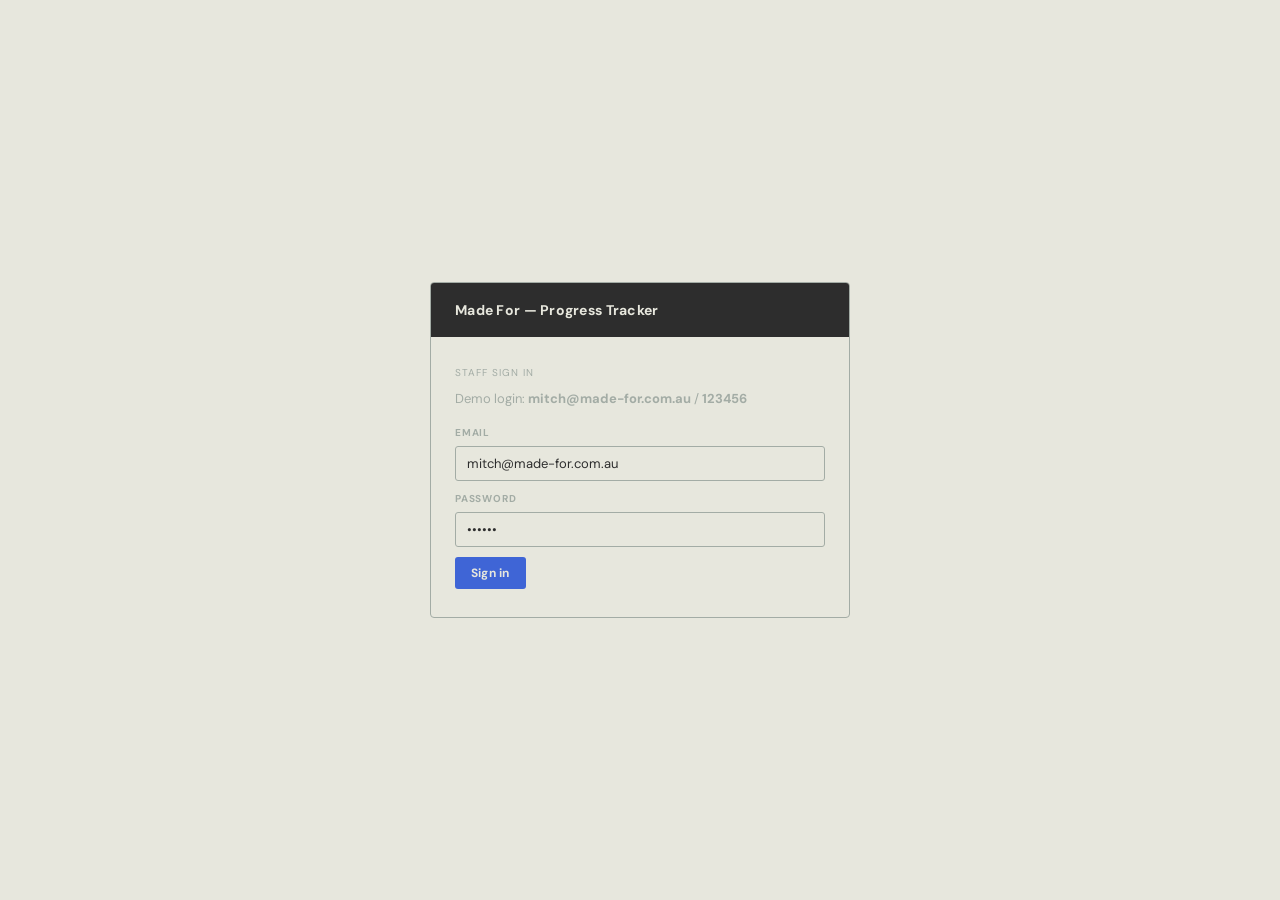
<file: index.html>
<!DOCTYPE html>
<html lang="en">
<head>
  <meta charset="UTF-8">
  <meta name="viewport" content="width=device-width, initial-scale=1.0">
  <title>Made For — Site Progress Tracker</title>
  <link rel="stylesheet" href="/src/styles.css">
</head>
<body>
  <div id="app"></div>
  <script type="module" src="/src/main.js"></script>
</body>
</html>
</file>
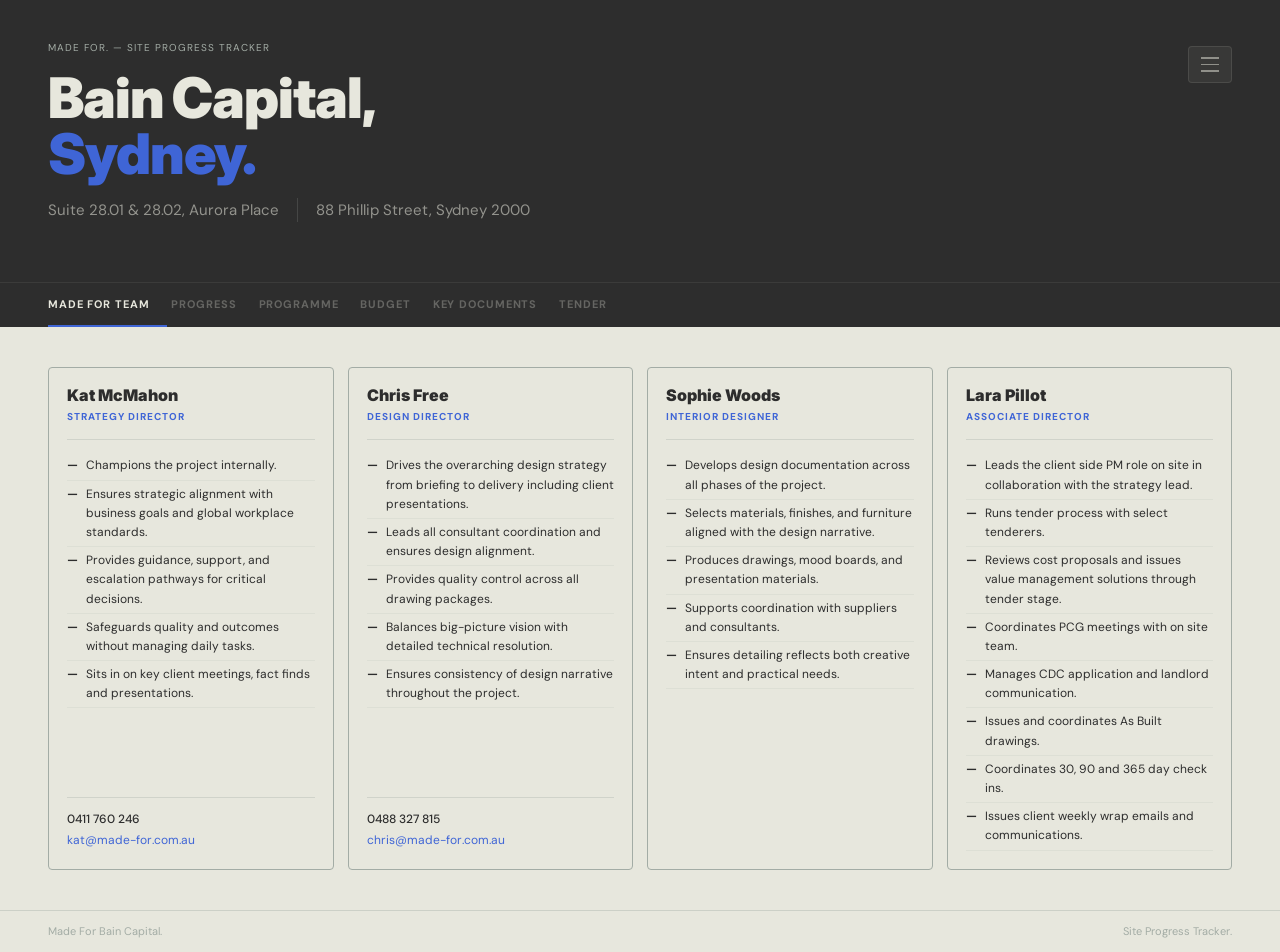
<file: prototype.html>
<!DOCTYPE html>
<html lang="en">
<head>
<meta charset="UTF-8">
<meta name="viewport" content="width=device-width, initial-scale=1.0">
<title data-id="th-modified">Made For Bain Capital — Site Progress Tracker</title>
<style>
@import url('https://fonts.googleapis.com/css2?family=DM+Sans:ital,wght@0,400;0,500;0,700;1,400&family=Inter:wght@400;500;700;900&display=swap');
*{margin:0;padding:0;box-sizing:border-box;}
:root{
  --charcoal:#2D2D2D;
  --offwhite:#E7E7DD;
  --blue:#3F65D6;
  --lilac:#B5C1EB;
  --purple:#A490DB;
  --sage:#D0D2A0;
  --sky:#A0CBF0;
  --grey:#A3ACA5;
  --green:#299F3D;
  --gold:#BEA32E;
  --orange:#FFAE2E;
}
body{background:var(--offwhite);color:var(--charcoal);font-family:'DM Sans','Inter',sans-serif;font-size:14px;line-height:1.6;min-height:100vh;}

.tracker{display:flex;flex-direction:column;min-height:100vh;}

/* HEADER */
.header{background:var(--charcoal);padding:0;}
.header-inner{padding:40px 48px 0;}
.header-top{display:flex;align-items:flex-start;justify-content:space-between;margin-bottom:28px;}
.eyebrow{font-size:10px;letter-spacing:0.1em;text-transform:uppercase;color:var(--grey);margin-bottom:14px;font-family:'DM Sans',sans-serif;font-weight:400;}
.header-title{font-family:'Marr Sans','Inter','DM Sans',sans-serif;font-weight:900;font-size:56px;line-height:1.0;color:var(--offwhite);letter-spacing:-0.02em;}
.header-title .accent{color:var(--blue);}
.header-meta{display:flex;align-items:center;gap:0;margin-top:16px;padding-bottom:32px;flex-wrap:wrap;}
.header-meta-item{font-size:15px;color:rgba(231,231,221,0.55);font-family:'DM Sans',sans-serif;font-weight:400;padding-right:18px;margin-right:18px;border-right:1px solid rgba(163,172,165,0.2);}
.header-meta-item:last-child{border-right:none;}
.hamburger{background:rgba(231,231,221,0.06);border:1px solid rgba(231,231,221,0.1);border-radius:4px;padding:10px 12px;cursor:pointer;display:flex;flex-direction:column;gap:5px;align-items:center;flex-shrink:0;margin-top:6px;}
.hamburger span{display:block;width:18px;height:1.5px;background:rgba(231,231,221,0.5);}

/* TABS */
.tabs{display:flex;padding:0 48px;border-top:1px solid rgba(231,231,221,0.07);}
.tab{background:none;border:none;border-bottom:2px solid transparent;padding:14px 18px 14px 0;margin-right:4px;font-family:'DM Sans',sans-serif;font-size:11px;font-weight:700;letter-spacing:0.08em;text-transform:uppercase;color:rgba(231,231,221,0.3);cursor:pointer;transition:color 0.15s,border-color 0.15s;white-space:nowrap;}
.tab.active{color:var(--offwhite);border-bottom-color:var(--blue);}
.tab:hover:not(.active){color:rgba(231,231,221,0.65);}

/* CONTENT */
.content{padding:40px 48px;flex:1;}

/* WEEK SELECTOR */
.week-bar{background:var(--charcoal);border-radius:4px;padding:18px 22px;margin-bottom:16px;}
.week-bar-label{font-size:10px;letter-spacing:0.1em;text-transform:uppercase;color:var(--grey);margin-bottom:12px;font-weight:400;}
.week-chips{display:flex;flex-wrap:wrap;gap:6px;}
.chip{display:inline-block;background:rgba(231,231,221,0.06);border:1px solid rgba(231,231,221,0.1);color:rgba(231,231,221,0.55);font-size:12px;font-weight:500;padding:5px 12px;border-radius:3px;cursor:pointer;transition:all 0.1s;font-family:'DM Sans',sans-serif;}
.chip.active{background:var(--blue);border-color:var(--blue);color:var(--offwhite);}
.chip:hover:not(.active){background:rgba(231,231,221,0.1);color:var(--offwhite);}
.chip.add{color:var(--blue);border-color:rgba(63,101,214,0.3);background:rgba(63,101,214,0.07);}

/* CONTENT BLOCKS */
.block{border:1px solid var(--grey);border-radius:4px;margin-bottom:12px;overflow:hidden;}
.block-head{padding:12px 20px;border-bottom:1px solid rgba(163,172,165,0.3);display:flex;align-items:center;justify-content:space-between;}
.block-label{font-size:10px;letter-spacing:0.1em;text-transform:uppercase;color:var(--grey);font-weight:700;font-family:'DM Sans',sans-serif;}
.block-body{padding:18px 20px;background:var(--offwhite);}

/* NUMBERED LIST */
.num-list{list-style:none;padding:0;counter-reset:nl;}
.num-list li{counter-increment:nl;display:flex;gap:14px;padding:8px 0;border-bottom:1px solid rgba(163,172,165,0.2);font-size:13px;color:var(--charcoal);line-height:1.55;font-family:'DM Sans',sans-serif;font-weight:400;}
.num-list li:last-child{border-bottom:none;}
.num-list li::before{content:counter(nl);font-size:10px;font-weight:700;background:var(--charcoal);color:var(--offwhite);width:18px;height:18px;border-radius:2px;display:flex;align-items:center;justify-content:center;flex-shrink:0;margin-top:1px;font-family:'DM Sans',sans-serif;}

/* OUTSTANDING */
.oi{display:flex;align-items:flex-start;gap:10px;padding:9px 0;border-bottom:1px solid rgba(163,172,165,0.2);font-family:'DM Sans',sans-serif;}
.oi:last-child{border-bottom:none;}
.oi input[type=checkbox]{margin-top:3px;accent-color:var(--green);width:13px;height:13px;cursor:pointer;flex-shrink:0;}
.oi label{font-size:13px;color:var(--charcoal);cursor:pointer;line-height:1.55;}
.oi.done label{text-decoration:line-through;color:var(--grey);}

/* STAT CARDS */
.stat-row{display:grid;grid-template-columns:1fr 1fr 1fr;gap:10px;margin-bottom:16px;}
.stat{border:1px solid var(--grey);border-radius:4px;padding:18px 22px;background:var(--offwhite);}
.stat.dark{background:var(--charcoal);border-color:var(--charcoal);}
.stat-label{font-size:10px;letter-spacing:0.1em;text-transform:uppercase;color:var(--grey);margin-bottom:8px;font-weight:700;font-family:'DM Sans',sans-serif;}
.stat.dark .stat-label{color:var(--lilac);}
.stat-value{font-size:28px;font-weight:900;color:var(--charcoal);letter-spacing:-0.02em;font-family:'DM Sans',sans-serif;line-height:1;}
.stat.dark .stat-value{color:var(--offwhite);}
.stat-sub{font-size:11px;color:var(--grey);margin-top:6px;font-family:'DM Sans',sans-serif;}
.stat.dark .stat-sub{color:rgba(231,231,221,0.4);}

/* VARIATIONS */
.var-block{border:1px solid var(--grey);border-radius:4px;margin-bottom:12px;overflow:hidden;}
.var-block-head{padding:13px 20px;background:var(--offwhite);border-bottom:1px solid rgba(163,172,165,0.3);display:flex;justify-content:space-between;align-items:center;}
.var-block-title{font-size:12px;font-weight:700;color:var(--charcoal);font-family:'DM Sans',sans-serif;letter-spacing:0.02em;}
.var-block-total{font-size:11px;color:var(--grey);font-family:'DM Sans',sans-serif;}
.var-sublabel{font-size:10px;letter-spacing:0.08em;text-transform:uppercase;color:var(--grey);font-weight:700;padding:8px 20px 6px;background:rgba(163,172,165,0.08);border-bottom:1px solid rgba(163,172,165,0.15);font-family:'DM Sans',sans-serif;}
.var-row{display:flex;align-items:center;justify-content:space-between;padding:11px 20px;border-bottom:1px solid rgba(163,172,165,0.12);background:var(--offwhite);}
.var-row:last-child{border-bottom:none;}
.var-desc{font-size:13px;color:var(--charcoal);font-family:'DM Sans',sans-serif;}
.var-meta{font-size:11px;color:var(--grey);margin-top:2px;}
.var-amt-green{font-size:14px;font-weight:700;color:var(--green);font-family:'DM Sans',sans-serif;}
.var-amt-gold{font-size:14px;font-weight:700;color:var(--gold);font-family:'DM Sans',sans-serif;}
.var-actions{display:flex;gap:6px;margin-left:12px;}
.var-footer{padding:12px 20px;border-top:1px solid rgba(163,172,165,0.2);background:var(--offwhite);}

/* BUTTONS */
.btn{font-family:'DM Sans',sans-serif;font-weight:700;border:none;cursor:pointer;border-radius:3px;letter-spacing:0.02em;}
.btn-sm{font-size:11px;padding:4px 10px;}
.btn-md{font-size:12px;padding:8px 16px;}
.btn-blue{background:var(--blue);color:var(--offwhite);}
.btn-ghost{background:var(--offwhite);color:var(--charcoal);border:1px solid var(--grey);}
.btn-dim{background:rgba(163,172,165,0.15);color:var(--grey);border:1px solid rgba(163,172,165,0.35);}
.btn-purple{background:var(--purple);color:var(--offwhite);}

/* INLINE FORMS */
.inline-form{display:none;padding:14px 20px;border-top:1px solid rgba(163,172,165,0.2);background:rgba(163,172,165,0.06);}
.inline-form.open{display:block;}
.form-row{display:grid;grid-template-columns:1fr 1fr;gap:12px;}
.fg{margin-bottom:10px;}
.fg label{display:block;font-size:10px;letter-spacing:0.08em;text-transform:uppercase;color:var(--grey);margin-bottom:5px;font-weight:700;font-family:'DM Sans',sans-serif;}
.fg input,.fg textarea,.fg select{width:100%;padding:8px 11px;border:1px solid var(--grey);border-radius:3px;font-size:13px;color:var(--charcoal);background:var(--offwhite);font-family:'DM Sans',sans-serif;}
.fg textarea{min-height:68px;resize:vertical;}
.fg input:focus,.fg textarea:focus,.fg select:focus{outline:none;border-color:var(--blue);}

/* MODAL */
.modal-overlay{position:fixed;inset:0;background:rgba(45,45,45,0.55);display:flex;align-items:flex-start;justify-content:center;z-index:999;padding:32px 20px;}
.modal{background:var(--offwhite);border-radius:4px;width:100%;max-width:520px;max-height:88vh;overflow-y:auto;border:1px solid var(--grey);}
.modal-head{background:var(--charcoal);padding:16px 24px;display:flex;justify-content:space-between;align-items:center;}
.modal-head h3{color:var(--offwhite);font-size:14px;font-weight:700;font-family:'DM Sans',sans-serif;letter-spacing:0.02em;}
.modal-close{background:none;border:none;color:rgba(231,231,221,0.4);font-size:22px;cursor:pointer;line-height:1;}
.modal-body{padding:24px;}
.modal-foot{padding:14px 24px;border-top:1px solid rgba(163,172,165,0.3);display:flex;gap:8px;justify-content:flex-end;}

/* EMPTY */
.empty{padding:20px;text-align:center;color:var(--grey);font-size:13px;font-family:'DM Sans',sans-serif;}

/* GANTT */
.gantt-wrap{overflow-x:auto;padding:4px 0;}
.gantt-tbl{border-collapse:collapse;min-width:100%;}
.gantt-tbl td,.gantt-tbl th{padding:0;vertical-align:middle;}
.g-label{font-size:12px;font-weight:700;color:var(--charcoal);padding:0 16px 0 0;white-space:nowrap;min-width:190px;font-family:'DM Sans',sans-serif;}
.g-sub{font-size:10px;color:var(--grey);font-weight:600;text-transform:uppercase;letter-spacing:0.06em;display:block;margin-top:2px;}
.g-month{font-size:10px;font-weight:700;color:var(--charcoal);text-align:left;letter-spacing:0.05em;text-transform:uppercase;padding:7px 0 5px 5px;font-family:'DM Sans',sans-serif;border-bottom:2px solid var(--charcoal);}
.g-month.new-month{border-left:2px solid var(--charcoal);}
.g-wk{font-size:9px;color:var(--grey);text-align:center;padding:5px 2px 4px;min-width:28px;font-weight:500;font-family:'DM Sans',sans-serif;border-bottom:1px solid rgba(163,172,165,0.4);border-right:1px solid rgba(163,172,165,0.15);white-space:nowrap;}
.g-wk.new-month{border-left:2px solid rgba(163,172,165,0.4);}
.g-cell{height:32px;padding:2px 1px;border-right:1px solid rgba(163,172,165,0.1);}
.g-cell.new-month{border-left:2px solid rgba(163,172,165,0.3);}
.g-cell.xmas{background:repeating-linear-gradient(135deg,rgba(163,172,165,0.13) 0px,rgba(163,172,165,0.13) 3px,transparent 3px,transparent 7px);}
.g-wk.xmas{color:var(--grey);font-style:italic;}
.g-bar{height:22px;border-radius:3px;}
.g-row td{border-bottom:1px solid rgba(163,172,165,0.12);}

/* DATE CARDS */
.date-row{display:grid;grid-template-columns:1fr 1fr 1fr;gap:10px;margin-bottom:16px;}
.date-card{border:1px solid var(--grey);border-radius:4px;padding:16px 20px;background:var(--offwhite);}
.date-card.green-accent{border-left:3px solid var(--green);}
.dc-label{font-size:10px;letter-spacing:0.1em;text-transform:uppercase;color:var(--grey);margin-bottom:6px;font-weight:700;font-family:'DM Sans',sans-serif;}
.dc-value{font-size:18px;font-weight:900;color:var(--charcoal);letter-spacing:-0.01em;font-family:'DM Sans',sans-serif;}
.date-card.green-accent .dc-value{color:var(--green);}

/* LEGEND */
.legend{display:flex;flex-wrap:wrap;gap:16px;margin-bottom:16px;}
.legend-item{display:flex;align-items:center;gap:7px;font-size:12px;color:var(--charcoal);font-weight:500;font-family:'DM Sans',sans-serif;}
.l-dot{width:12px;height:12px;border-radius:2px;flex-shrink:0;}
.l-diamond{width:10px;height:10px;background:var(--charcoal);transform:rotate(45deg);border-radius:1px;flex-shrink:0;}

/* DOCUMENTS */
.doc-accordion{border:1px solid var(--grey);border-radius:4px;margin-bottom:8px;overflow:hidden;}
.doc-acc-head{display:flex;align-items:center;justify-content:space-between;padding:16px 20px;background:var(--offwhite);cursor:pointer;user-select:none;transition:background 0.1s;}
.doc-acc-head:hover{background:rgba(163,172,165,0.12);}
.doc-acc-left{display:flex;align-items:center;gap:14px;}
.doc-icon{width:32px;height:32px;border-radius:3px;display:flex;align-items:center;justify-content:center;font-size:14px;flex-shrink:0;}
.doc-acc-title{font-size:14px;font-weight:700;color:var(--charcoal);font-family:'DM Sans',sans-serif;}
.doc-acc-count{font-size:11px;color:var(--grey);margin-top:2px;font-family:'DM Sans',sans-serif;}
.doc-chevron{width:22px;height:22px;border:1px solid rgba(163,172,165,0.5);border-radius:3px;display:flex;align-items:center;justify-content:center;color:var(--grey);font-size:12px;transition:transform 0.2s;flex-shrink:0;}
.doc-chevron.open{transform:rotate(180deg);}
.doc-body{display:none;border-top:1px solid rgba(163,172,165,0.3);}
.doc-body.open{display:block;}
.doc-row{display:flex;align-items:center;justify-content:space-between;padding:12px 20px;border-bottom:1px solid rgba(163,172,165,0.1);background:var(--offwhite);}
.doc-row:last-child{border-bottom:none;}
.doc-name{font-size:13px;font-weight:600;color:var(--charcoal);font-family:'DM Sans',sans-serif;}
.doc-meta{font-size:11px;color:var(--grey);margin-top:2px;font-family:'DM Sans',sans-serif;}
.doc-right{display:flex;align-items:center;gap:8px;flex-shrink:0;margin-left:12px;}
.status-pill{font-size:10px;font-weight:700;padding:3px 8px;border-radius:2px;letter-spacing:0.05em;text-transform:uppercase;font-family:'DM Sans',sans-serif;}
.s-draft{background:rgba(190,163,46,0.15);color:#7a6215;}
.s-final{background:rgba(41,159,61,0.12);color:#1a5c26;}
.s-issued{background:rgba(63,101,214,0.12);color:#2040a0;}
.s-approved{background:rgba(41,159,61,0.12);color:#1a5c26;}
.s-pending{background:rgba(163,172,165,0.2);color:var(--grey);}
.doc-link{font-size:12px;color:var(--blue);text-decoration:none;font-weight:600;background:none;border:none;cursor:pointer;font-family:'DM Sans',sans-serif;padding:0;}
.doc-add{padding:12px 20px;border-top:1px solid rgba(163,172,165,0.15);background:var(--offwhite);}

/* TENDER */
.tender-sub-head{display:flex;align-items:center;justify-content:space-between;padding:10px 20px;background:rgba(163,172,165,0.07);border-bottom:1px solid rgba(163,172,165,0.15);}
.tsh-title{font-size:11px;font-weight:700;letter-spacing:0.07em;text-transform:uppercase;color:var(--charcoal);font-family:'DM Sans',sans-serif;}
.tsh-count{font-size:11px;color:var(--grey);font-family:'DM Sans',sans-serif;}
.c-row{display:flex;align-items:center;justify-content:space-between;padding:12px 20px;border-bottom:1px solid rgba(163,172,165,0.1);background:var(--offwhite);}
.c-row:last-child{border-bottom:none;}
.c-name{font-size:13px;font-weight:700;color:var(--charcoal);font-family:'DM Sans',sans-serif;}
.c-notes{font-size:11px;color:var(--grey);margin-top:2px;font-family:'DM Sans',sans-serif;}
.c-right{display:flex;align-items:center;gap:8px;}
.badge{font-size:10px;font-weight:700;padding:3px 8px;border-radius:2px;letter-spacing:0.04em;text-transform:uppercase;font-family:'DM Sans',sans-serif;}
.b-long{background:rgba(160,203,240,0.2);color:#0a3d6e;}
.b-short{background:rgba(164,144,219,0.2);color:#2e1e7a;}
.b-rec{background:rgba(41,159,61,0.12);color:#1a5c26;}
.r-row{display:flex;align-items:center;justify-content:space-between;padding:12px 20px;border-bottom:1px solid rgba(163,172,165,0.1);background:var(--offwhite);}
.r-row:last-child{border-bottom:none;}
.r-name{font-size:13px;font-weight:700;color:var(--charcoal);font-family:'DM Sans',sans-serif;}
.r-meta{font-size:11px;color:var(--grey);margin-top:2px;font-family:'DM Sans',sans-serif;}
.r-amt{font-size:15px;font-weight:900;color:var(--charcoal);font-family:'DM Sans',sans-serif;letter-spacing:-0.01em;}

/* SIDE PANEL */
.panel{background:var(--charcoal);position:fixed;top:0;left:0;width:240px;height:100%;z-index:500;padding:28px 22px;transform:translateX(-100%);transition:transform 0.2s;border-right:1px solid rgba(231,231,221,0.06);}
.panel.open{transform:translateX(0);}
.panel-bg{display:none;position:fixed;inset:0;z-index:499;}
.panel-bg.open{display:block;}
.panel-label{font-size:10px;letter-spacing:0.1em;text-transform:uppercase;color:var(--grey);margin-bottom:14px;font-weight:700;font-family:'DM Sans',sans-serif;}
.panel-item{padding:10px 12px;border-radius:3px;cursor:pointer;color:rgba(231,231,221,0.6);font-size:13px;font-weight:500;margin-bottom:2px;font-family:'DM Sans',sans-serif;transition:all 0.1s;}
.panel-item:hover{background:rgba(231,231,221,0.07);color:var(--offwhite);}
.panel-hr{border:none;border-top:1px solid rgba(231,231,221,0.07);margin:12px 0;}

/* FOOTER */
.footer{border-top:1px solid rgba(163,172,165,0.4);padding:12px 48px;display:flex;justify-content:space-between;align-items:center;background:var(--offwhite);}
.footer-left{font-size:11px;color:var(--grey);font-family:'DM Sans',sans-serif;font-weight:400;}
.footer-right{font-size:11px;color:var(--grey);font-family:'DM Sans',sans-serif;font-weight:400;}

@media(max-width:640px){
  .header-inner{padding:28px 24px 0;}
  .tabs{padding:0 24px;}
  .content{padding:24px 24px;}
  .header-title{font-size:36px;}
  .stat-row,.date-row{grid-template-columns:1fr;}
  .form-row{grid-template-columns:1fr;}
  .footer{padding:12px 24px;}
}
</style>
</head>
<body>

<div class="tracker" id="app">

<div class="panel" id="sidePanel">
  <p class="panel-label">Project Menu</p>
  <div class="panel-item" onclick="closePanel();switchTab('team')">Made For Team</div>
  <div class="panel-item" onclick="openAddWeek()">+ Add Week</div>
  <div class="panel-item" onclick="closePanel();switchTab('progress')">Progress</div>
  <hr class="panel-hr">
  <div class="panel-item" onclick="closePanel();switchTab('programme')">Programme</div>
  <div class="panel-item" onclick="closePanel();switchTab('budget')">Budget</div>
  <div class="panel-item" onclick="closePanel();switchTab('documents')">Key Documents</div>
  <div class="panel-item" onclick="closePanel();switchTab('tender')">Tender</div>
</div>
<div class="panel-bg" id="panelBg" onclick="closePanel()"></div>

<div class="header">
  <div class="header-inner">
    <div class="header-top">
      <div>
        <p class="eyebrow">Made For. — Site Progress Tracker</p>
        <h1 class="header-title">Bain Capital,<br><span class="accent">Sydney.</span></h1>
        <div class="header-meta">
          <span class="header-meta-item">Suite 28.01 &amp; 28.02, Aurora Place</span>
          <span class="header-meta-item">88 Phillip Street, Sydney 2000</span>
        </div>
      </div>
      <button class="hamburger" onclick="openPanel()" aria-label="Menu">
        <span></span><span></span><span></span>
      </button>
    </div>
  </div>
  <div class="tabs">
    <button class="tab active" id="tab-team" onclick="switchTab('team')">Made For Team</button>
    <button class="tab" id="tab-progress" onclick="switchTab('progress')">Progress</button>
    <button class="tab" id="tab-programme" onclick="switchTab('programme')">Programme</button>
    <button class="tab" id="tab-budget" onclick="switchTab('budget')">Budget</button>
    <button class="tab" id="tab-documents" onclick="switchTab('documents')">Key Documents</button>
    <button class="tab" id="tab-tender" onclick="switchTab('tender')">Tender</button>
  </div>
</div>

<div class="content" id="mainContent"></div>

<div class="footer">
  <span class="footer-left">Made For Bain Capital.</span>
  <span class="footer-right">Site Progress Tracker.</span>
</div>

</div>
<div id="modalContainer"></div>

<script>
const S={
  activeTab:'team',activeWeek:0,
  weeks:[
    {// W1 — 03 Aug
      date:'03 Aug 2025',
      thisWeek:['Mobilisation and onboarding of Made For team.','High-level strategy session with Kat McMahon and client stakeholders.','Site measure and review of building fitout guide for Suite 28.02.','Initial test fit review and planning principles workshop.'],
      nextWeek:['Commence concept design phase.','First weekly design workshop with Bain Capital team.','Define design drivers and explore materiality direction.','Begin 3D test fit development.'],
      outstanding:[
        {text:'Confirm Bain Capital key stakeholder contacts and decision makers.',done:false},
        {text:'Obtain existing as-built drawings for Suite 28.01 from landlord.',done:false},
        {text:'Confirm headcount targets for expansion space.',done:false},
        {text:'Receive building fitout guide from Aurora Place management.',done:false}
      ],
      programmeNote:'Programme tracking on schedule. Target FDOB February 2027 remains achievable.'
    },
    {// W2 — 10 Aug
      date:'10 Aug 2025',
      thisWeek:['Concept design workshop with Bain Capital stakeholders.','Design drivers and materiality direction presented.','3D test fit development commenced.','Review of headcount and adjacency requirements.'],
      nextWeek:['Develop initial concept design options.','Prepare mood boards and materiality palette.','Continue 3D modelling of test fit scenarios.','Review planning principles with client.'],
      outstanding:[
        {text:'Confirm headcount targets for expansion space.',done:false},
        {text:'Receive building fitout guide from Aurora Place management.',done:false},
        {text:'Obtain base building services drawings from landlord.',done:false}
      ],
      programmeNote:'Concept design phase underway. Programme on track.'
    },
    {// W3 — 17 Aug
      date:'17 Aug 2025',
      thisWeek:['Concept design options developed and presented.','Mood boards and materiality palette reviewed with client.','3D test fit scenarios reviewed and refined.','Planning principles confirmed.'],
      nextWeek:['Refine preferred concept design option.','Develop detailed floor plan based on feedback.','Commence space planning for all work zones.','Prepare concept design report.'],
      outstanding:[
        {text:'Receive building fitout guide from Aurora Place management.',done:false},
        {text:'Obtain base building services drawings from landlord.',done:false},
        {text:'Client sign-off on preferred concept direction.',done:false}
      ],
      programmeNote:'Concept design progressing well. Client feedback incorporated.'
    },
    {// W4 — 24 Aug
      date:'24 Aug 2025',
      thisWeek:['Preferred concept design option refined.','Detailed floor plan developed based on client feedback.','Space planning for all work zones commenced.','Concept design report drafted.'],
      nextWeek:['Finalise concept design for client approval.','Prepare concept design presentation.','Issue concept design package for review.','Schedule concept approval meeting.'],
      outstanding:[
        {text:'Obtain base building services drawings from landlord.',done:false},
        {text:'Client sign-off on preferred concept direction.',done:false},
        {text:'Confirm FF&E budget allocation.',done:false}
      ],
      programmeNote:'Approaching concept approval milestone. On programme.'
    },
    {// W5 — 31 Aug
      date:'31 Aug 2025',
      thisWeek:['Concept design package issued for client review.','Concept design presentation delivered to Bain Capital leadership.','Concept approval received — milestone achieved.','Design development phase commenced.'],
      nextWeek:['Begin design development drawings.','Engage structural and services engineers.','Commence FF&E research and procurement schedule.','Develop detailed reflected ceiling plan.'],
      outstanding:[
        {text:'Confirm FF&E budget allocation.',done:false},
        {text:'Appoint structural engineer.',done:false},
        {text:'Appoint mechanical and electrical engineer.',done:false}
      ],
      programmeNote:'Concept approval milestone achieved. Design development underway.'
    },
    {// W6 — 07 Sep
      date:'07 Sep 2025',
      thisWeek:['Design development drawings commenced.','Structural and services engineers engaged.','FF&E research and procurement schedule commenced.','Reflected ceiling plan development started.'],
      nextWeek:['Progress design development documentation.','Coordinate with structural engineer on slab penetrations.','Develop joinery and partition schedules.','Review services coordination requirements.'],
      outstanding:[
        {text:'Appoint mechanical and electrical engineer.',done:false},
        {text:'Confirm joinery specification approach.',done:false},
        {text:'Receive structural engineer preliminary advice.',done:false}
      ],
      programmeNote:'Design development on track. Consultant coordination progressing.'
    },
    {// W7 — 14 Sep
      date:'14 Sep 2025',
      thisWeek:['Design development documentation progressing.','Structural coordination meeting held.','Joinery and partition schedules under development.','Services coordination requirements reviewed.'],
      nextWeek:['Progress DD drawings across all disciplines.','Develop detailed FF&E schedule.','Commence finishes schedule.','Review structural advice and incorporate into drawings.'],
      outstanding:[
        {text:'Confirm joinery specification approach.',done:false},
        {text:'Receive structural engineer preliminary advice.',done:false},
        {text:'Client review of DD progress drawings.',done:false}
      ],
      programmeNote:'Design development progressing across all disciplines.'
    },
    {// W8 — 21 Sep
      date:'21 Sep 2025',
      thisWeek:['DD drawings progressing across all disciplines.','Detailed FF&E schedule drafted.','Finishes schedule commenced.','Structural advice received and incorporated.'],
      nextWeek:['Issue DD progress set to client for review.','Develop door and hardware schedule.','Coordinate services layouts with engineers.','Prepare design sign-off presentation.'],
      outstanding:[
        {text:'Client review of DD progress drawings.',done:false},
        {text:'Confirm door and hardware specification.',done:false},
        {text:'Services coordination drawings from engineers.',done:false}
      ],
      programmeNote:'DD midpoint reached. Client review scheduled.'
    },
    {// W9 — 28 Sep
      date:'28 Sep 2025',
      thisWeek:['DD progress set issued to client for review.','Door and hardware schedule developed.','Services layouts coordinated with engineers.','Design sign-off presentation prepared.'],
      nextWeek:['Incorporate client feedback on DD drawings.','Finalise all schedules for design sign-off.','Issue final DD package for approval.','Schedule design sign-off meeting.'],
      outstanding:[
        {text:'Confirm door and hardware specification.',done:false},
        {text:'Client sign-off on DD package.',done:false},
        {text:'Finalise finishes schedule.',done:false}
      ],
      programmeNote:'Approaching design sign-off milestone.'
    },
    {// W10 — 05 Oct
      date:'05 Oct 2025',
      thisWeek:['Client feedback on DD drawings incorporated.','All schedules finalised for design sign-off.','Final DD package issued for approval.','Design sign-off achieved — milestone reached.'],
      nextWeek:['Commence tender documentation phase.','Prepare tender drawings package.','Develop specification sections.','Engage quantity surveyor for cost plan update.'],
      outstanding:[
        {text:'Appoint quantity surveyor.',done:false},
        {text:'Confirm tender strategy with client.',done:false},
        {text:'Prepare list of invited tenderers.',done:false}
      ],
      programmeNote:'Design sign-off milestone achieved. Tender documentation commenced.'
    },
    {// W11 — 12 Oct
      date:'12 Oct 2025',
      thisWeek:['Tender documentation commenced.','Tender drawings package in progress.','Specification sections being developed.','QS engaged for cost plan update.'],
      nextWeek:['Progress tender drawings across all trades.','Develop general and particular conditions of contract.','Coordinate with engineers on tender spec sections.','Issue preliminary cost plan.'],
      outstanding:[
        {text:'Confirm list of invited tenderers.',done:false},
        {text:'Receive preliminary QS cost plan.',done:false},
        {text:'Confirm contract form and conditions.',done:false}
      ],
      programmeNote:'Tender documentation phase underway. QS coordinating.'
    },
    {// W12 — 19 Oct
      date:'19 Oct 2025',
      thisWeek:['Tender drawings progressing across all trades.','General and particular conditions of contract developed.','Engineer spec sections coordinated.','Preliminary cost plan received from QS.'],
      nextWeek:['Finalise tender drawings and specifications.','Prepare tender bill of quantities.','Issue tender package for internal review.','Confirm tenderer shortlist.'],
      outstanding:[
        {text:'Confirm list of invited tenderers.',done:false},
        {text:'Internal review of tender package.',done:false},
        {text:'Final QS review of tender documents.',done:false}
      ],
      programmeNote:'Tender documentation on track for issue.'
    },
    {// W13 — 26 Oct
      date:'26 Oct 2025',
      thisWeek:['Tender drawings and specifications finalised.','Tender bill of quantities prepared.','Tender package issued for internal review.','Tenderer shortlist confirmed.'],
      nextWeek:['Issue tender package to shortlisted contractors.','Conduct pre-tender briefing on site.','Manage tenderer queries.','Progress page turn preparation.'],
      outstanding:[
        {text:'Issue tender package to contractors.',done:false},
        {text:'Conduct pre-tender site briefing.',done:false},
        {text:'Page turn meeting with Bain Capital.',done:false}
      ],
      programmeNote:'Tender package ready for issue. Page turn scheduled.'
    },
    {// W14 — 02 Nov
      date:'02 Nov 2025',
      thisWeek:['Tender package issued to shortlisted contractors.','Pre-tender briefing conducted on site.','Page turn meeting held with Bain Capital — milestone achieved.','Tender issue for tender milestone achieved.'],
      nextWeek:['Manage contractor queries during tender period.','Issue addenda as required.','Monitor tender programme.','Commence value management review.'],
      outstanding:[
        {text:'Respond to contractor tender queries.',done:false},
        {text:'Issue addendum 1 if required.',done:false},
        {text:'Value management options under review.',done:false}
      ],
      programmeNote:'Tender period underway. Page turn and issue for tender milestones achieved.'
    },
    {// W15 — 09 Nov
      date:'09 Nov 2025',
      thisWeek:['Contractor queries managed and addenda issued.','Value management options reviewed with client.','Tender period monitoring ongoing.','Mid-tender check-in with shortlisted contractors.'],
      nextWeek:['Continue managing tender queries.','Prepare tender returns assessment framework.','Coordinate with QS on evaluation criteria.','Finalise value management recommendations.'],
      outstanding:[
        {text:'Issue addendum 2 if required.',done:false},
        {text:'Tender returns assessment framework prepared.',done:false},
        {text:'Value management sign-off from client.',done:false}
      ],
      programmeNote:'Tender period progressing. Tender returns due shortly.'
    },
    {// W16 — 16 Nov
      date:'16 Nov 2025',
      thisWeek:['Final tender queries managed.','Tender returns assessment framework prepared.','Value management recommendations finalised.','Tender returns received — milestone achieved.'],
      nextWeek:['Commence tender analysis and evaluation.','Interview shortlisted contractors.','Prepare tender report for client.','Make recommendation for award.'],
      outstanding:[
        {text:'Complete tender analysis.',done:false},
        {text:'Contractor interviews scheduled.',done:false},
        {text:'Tender report prepared.',done:false}
      ],
      programmeNote:'Tender returns milestone achieved. Evaluation underway.'
    },
    {// W17 — 23 Nov
      date:'23 Nov 2025',
      thisWeek:['Tender analysis and evaluation completed.','Shortlisted contractors interviewed.','Tender report prepared and issued to client.','Award recommendation made — GC award milestone achieved.'],
      nextWeek:['Execute contract with appointed contractor.','Mobilise contractor for site take-on.','Prepare site establishment requirements.','Issue construction drawings package.'],
      outstanding:[
        {text:'Execute head contract.',done:false},
        {text:'Contractor insurance and bonds confirmed.',done:false},
        {text:'Site establishment plan from contractor.',done:false}
      ],
      programmeNote:'Award GC milestone achieved. Construction phase commencing.'
    },
    {// W18 — 30 Nov
      date:'30 Nov 2025',
      thisWeek:['Head contract executed with appointed contractor.','Contractor mobilised — take on site milestone achieved.','Site establishment underway.','Construction drawings package issued.'],
      nextWeek:['Commence demolition and strip-out works.','Hold first site meeting.','Establish construction programme review cadence.','Commence weekly site inspections.'],
      outstanding:[
        {text:'Contractor insurance and bonds confirmed.',done:false},
        {text:'First site meeting held.',done:false},
        {text:'Demolition programme reviewed.',done:false}
      ],
      programmeNote:'Take on site milestone achieved. Construction underway.'
    },
    {// W19 — 07 Dec
      date:'07 Dec 2025',
      thisWeek:['Demolition and strip-out works commenced.','First site meeting held.','Construction programme reviewed.','Weekly site inspection regime established.'],
      nextWeek:['Progress demolition works.','Review structural works programme.','Coordinate early procurement of long-lead items.','Issue site instruction register.'],
      outstanding:[
        {text:'Long-lead items procurement confirmed.',done:false},
        {text:'Structural works programme reviewed.',done:false},
        {text:'Site instruction register issued.',done:false}
      ],
      programmeNote:'Construction phase progressing. Demolition underway.'
    },
    {// W20 — 14 Dec
      date:'14 Dec 2025',
      thisWeek:['Demolition works progressing on programme.','Structural works programme reviewed.','Long-lead items procurement confirmed.','Site instruction register issued.'],
      nextWeek:['Christmas shutdown commencing 21 Dec.','Site secure and made safe for shutdown period.','Resume site works 5 Jan 2026.','Programme review on return.'],
      outstanding:[
        {text:'Site secured for Christmas shutdown.',done:false},
        {text:'Programme review on return from shutdown.',done:false}
      ],
      programmeNote:'Construction progressing. Christmas shutdown from 21 Dec to 4 Jan.'
    },
    {// W21 — 21 Dec (XMAS)
      date:'21 Dec 2025',
      thisWeek:['Site secured and made safe for Christmas shutdown.','All trades signed off for holiday period.','Outstanding site instructions reviewed prior to shutdown.','Programme reviewed for return in January.'],
      nextWeek:['Christmas & New Year shutdown — site closed.','Resume works week commencing 5 Jan 2026.','Programme review meeting on return.','Issue updated construction programme.'],
      outstanding:[
        {text:'Site secured for Christmas shutdown.',done:false},
        {text:'Programme update issued for January return.',done:false}
      ],
      programmeNote:'Christmas shutdown period. Site resumes 5 Jan 2026.'
    },
    {// W22 — 28 Dec
      date:'28 Dec 2025',
      thisWeek:['Christmas & New Year shutdown period.','Site closed — no works on site.','Made For team on leave.','Resume week commencing 5 Jan 2026.'],
      nextWeek:['Resume construction works 5 Jan.','Site remobilisation and programme review.','Review progress against programme.','Issue updated programme to all parties.'],
      outstanding:[
        {text:'Programme update issued for January return.',done:false},
        {text:'Contractor remobilisation plan confirmed.',done:false}
      ],
      programmeNote:'Shutdown period. All parties resume 5 Jan 2026.'
    },
    {// W23 — 04 Jan
      date:'04 Jan 2026',
      thisWeek:['Construction works resumed post-shutdown.','Site remobilisation completed.','Programme review meeting held.','Updated construction programme issued.'],
      nextWeek:['Progress framing and partition works.','Commence rough-in services installation.','Review FF&E procurement status.','Coordinate joinery manufacture progress.'],
      outstanding:[
        {text:'Contractor remobilisation plan confirmed.',done:false},
        {text:'FF&E procurement status reviewed.',done:false},
        {text:'Joinery manufacture programme confirmed.',done:false}
      ],
      programmeNote:'Works resumed post-shutdown. Programme monitoring underway.'
    },
    {// W24 — 11 Jan
      date:'11 Jan 2026',
      thisWeek:['Framing and partition works progressing.','Rough-in services installation commenced.','FF&E procurement status reviewed.','Joinery manufacture programme confirmed.'],
      nextWeek:['Continue partition and ceiling works.','Progress mechanical and electrical rough-in.','Review joinery shop drawings.','Commence architectural finishes installation.'],
      outstanding:[
        {text:'Joinery shop drawings reviewed and approved.',done:false},
        {text:'Architectural finishes delivery dates confirmed.',done:false},
        {text:'Site progress photograph set updated.',done:false}
      ],
      programmeNote:'Construction progressing well post-shutdown. On programme.'
    },
    {// W25 — 18 Jan
      date:'18 Jan 2026',
      thisWeek:['Partition and ceiling works continuing.','Mechanical and electrical rough-in progressing.','Joinery shop drawings reviewed.','Architectural finishes installation commenced.'],
      nextWeek:['Complete rough-in works.','Begin fit-off of services.','Progress joinery installation.','Commence painting and floor preparation.'],
      outstanding:[
        {text:'Architectural finishes delivery dates confirmed.',done:false},
        {text:'Defects inspection schedule prepared.',done:false},
        {text:'FF&E delivery and installation programme confirmed.',done:false}
      ],
      programmeNote:'Construction in fit-out phase. Tracking to programme.'
    },
    {// W26 — 25 Jan
      date:'25 Jan 2026',
      thisWeek:['Rough-in works completed.','Services fit-off commenced.','Joinery installation progressing.','Painting and floor preparation underway.'],
      nextWeek:['Complete joinery installation.','Progress FF&E delivery and installation.','Conduct defects inspection.','Prepare practical completion checklist.'],
      outstanding:[
        {text:'FF&E delivery and installation programme confirmed.',done:false},
        {text:'Defects inspection scheduled.',done:false},
        {text:'Practical completion checklist issued.',done:false}
      ],
      programmeNote:'Fit-out nearing completion. Final trades on site.'
    },
    {// W27 — 01 Feb
      date:'01 Feb 2026',
      thisWeek:['Joinery installation completed.','FF&E delivered and installed.','Defects inspection conducted.','Practical completion checklist issued.'],
      nextWeek:['Defects rectification period.','Final client walkthrough and handover preparation.','Commissioning of all services.','FDOB — Fit-Out Date of Beneficial Occupancy achieved.'],
      outstanding:[
        {text:'All defects rectified prior to handover.',done:false},
        {text:'Services commissioning certificates received.',done:false},
        {text:'As-built drawings issued.',done:false},
        {text:'O&M manuals issued.',done:false}
      ],
      programmeNote:'Approaching FDOB. Handover preparations underway. Target February 2026 remains on track.'
    }
  ],
  budget:{baseContract:513000,cVar:{approved:[],pending:[]},dVar:{approved:[],pending:[]}},
  docs:{
    strategy:[],concept:[],dd:[],documentation:[],
    tender:{longlist:[],shortlist:[],responses:[],recommendation:null}
  },
  open:{strategy:true,concept:false,dd:false,documentation:false}
};

const DOC_SECS=[
  {key:'strategy',label:'STRATEGY',icon:'📋',color:'#3F65D6'},
  {key:'concept',label:'CONCEPT DESIGN',icon:'✏️',color:'#A490DB'},
  {key:'dd',label:'DESIGN DEVELOPMENT',icon:'📐',color:'#A490DB'},
  {key:'documentation',label:'DOCUMENTATION',icon:'📁',color:'#A3ACA5'}
];

const PHASES=[
  {label:'MOBILISE & STRATEGY',sub:'1 week',color:'#3F65D6',s:0,d:1},
  {label:'CONCEPT DESIGN',sub:'4 weeks',color:'#A490DB',s:1,d:4},
  {label:'DESIGN DEVELOPMENT',sub:'4 weeks',color:'#A490DB',s:5,d:4},
  {label:'TENDER DOCUMENTATION',sub:'4 weeks',color:'#3F65D6',s:9,d:4},
  {label:'TENDER & VALUE MANAGEMENT',sub:'4 weeks',color:'#3F65D6',s:13,d:4},
  {label:'CONSTRUCTION & DELIVERY',sub:'10 weeks',color:'#299F3D',s:17,d:10}
];
const TWC=27;
const WLBL=['03.08','10.08','17.08','24.08','31.08','07.09','14.09','21.09','28.09','05.10','12.10','19.10','26.10','02.11','09.11','16.11','23.11','30.11','07.12','14.12','21.12','28.12','04.01','11.01','18.01','25.01','01.02'];
const MM={0:'Kick-off',4:'Concept Approval',8:'Design Sign-off',12:'Page Turn',13:'Issue for Tender',15:'Tender Returns',16:'Award GC',17:'Take On Site',26:'FDOB'};
const MMP={'08':'Aug','09':'Sep','10':'Oct','11':'Nov','12':'Dec','01':'Jan','02':'Feb'};
const XMAS_WK=20; // w/c 21 Dec — Christmas shutdown

function cur(n){return '$'+Number(n).toLocaleString('en-AU',{minimumFractionDigits:0});}
function switchTab(t){S.activeTab=t;document.querySelectorAll('.tab').forEach(b=>b.classList.remove('active'));document.getElementById('tab-'+t).classList.add('active');render();}
function openPanel(){document.getElementById('sidePanel').classList.add('open');document.getElementById('panelBg').classList.add('open');}
function closePanel(){document.getElementById('sidePanel').classList.remove('open');document.getElementById('panelBg').classList.remove('open');}
function sw(i){S.activeWeek=i;render();}
function ti(wi,ii){S.weeks[wi].outstanding[ii].done=!S.weeks[wi].outstanding[ii].done;render();}
function ts(k){S.open[k]=!S.open[k];render();}

function render(){
  if(S.activeTab==='team')rTeam();
  else if(S.activeTab==='progress')rProgress();
  else if(S.activeTab==='programme')rProgramme();
  else if(S.activeTab==='budget')rBudget();
  else if(S.activeTab==='tender')rTender();
  else rDocuments();
}



function rTeam(){
  const members=[
    {
      name:'Kat McMahon',
      role:'Strategy Director',
      phone:'0411 760 246',
      email:'kat@made-for.com.au',
      responsibilities:[
        'Champions the project internally.',
        'Ensures strategic alignment with business goals and global workplace standards.',
        'Provides guidance, support, and escalation pathways for critical decisions.',
        'Safeguards quality and outcomes without managing daily tasks.',
        'Sits in on key client meetings, fact finds and presentations.'
      ]
    },
    {
      name:'Chris Free',
      role:'Design Director',
      phone:'0488 327 815',
      email:'chris@made-for.com.au',
      responsibilities:[
        'Drives the overarching design strategy from briefing to delivery including client presentations.',
        'Leads all consultant coordination and ensures design alignment.',
        'Provides quality control across all drawing packages.',
        'Balances big-picture vision with detailed technical resolution.',
        'Ensures consistency of design narrative throughout the project.'
      ]
    },
    {
      name:'Sophie Woods',
      role:'Interior Designer',
      phone:'',
      email:'',
      responsibilities:[
        'Develops design documentation across all phases of the project.',
        'Selects materials, finishes, and furniture aligned with the design narrative.',
        'Produces drawings, mood boards, and presentation materials.',
        'Supports coordination with suppliers and consultants.',
        'Ensures detailing reflects both creative intent and practical needs.'
      ]
    },
    {
      name:'Lara Pillot',
      role:'Associate Director',
      phone:'',
      email:'',
      responsibilities:[
        'Leads the client side PM role on site in collaboration with the strategy lead.',
        'Runs tender process with select tenderers.',
        'Reviews cost proposals and issues value management solutions through tender stage.',
        'Coordinates PCG meetings with on site team.',
        'Manages CDC application and landlord communication.',
        'Issues and coordinates As Built drawings.',
        'Coordinates 30, 90 and 365 day check ins.',
        'Issues client weekly wrap emails and communications.'
      ]
    }
  ];

  let h=`<div style="display:grid;grid-template-columns:repeat(4,1fr);gap:14px;">`;
  members.forEach(m=>{
    h+=`<div style="background:var(--offwhite);border:1px solid var(--grey);border-radius:4px;overflow:hidden;display:flex;flex-direction:column;">`;
    h+=`<div style="padding:18px 18px 0;">`;
    h+=`<p style="font-size:16px;font-weight:900;color:var(--charcoal);font-family:'Marr Sans','Inter','DM Sans',sans-serif;line-height:1.15;margin-bottom:5px;">${m.name}</p>`;
    h+=`<p style="font-size:10px;font-weight:700;letter-spacing:0.1em;text-transform:uppercase;color:var(--blue);font-family:'DM Sans',sans-serif;margin-bottom:14px;">${m.role}</p>`;
    h+=`</div>`;
    h+=`<div style="padding:0 18px;flex:1;">`;
    h+=`<div style="border-top:1px solid rgba(163,172,165,0.35);padding-top:12px;">`;
    m.responsibilities.forEach(r=>{
      h+=`<p style="font-size:12px;color:var(--charcoal);font-family:'DM Sans',sans-serif;line-height:1.6;padding:4px 0;border-bottom:1px solid rgba(163,172,165,0.15);display:flex;gap:8px;"><span style="color:var(--charcoal);font-weight:700;flex-shrink:0;">—</span>${r}</p>`;
    });
    h+=`</div></div>`;
    if(m.phone||m.email){
      h+=`<div style="border-top:1px solid rgba(163,172,165,0.35);margin:14px 18px 0;padding:12px 0 18px;">`;
      if(m.phone)h+=`<p style="font-size:12px;color:var(--charcoal);font-family:'DM Sans',sans-serif;font-weight:500;margin-bottom:2px;">${m.phone}</p>`;
      if(m.email)h+=`<p style="font-size:12px;color:var(--blue);font-family:'DM Sans',sans-serif;">${m.email}</p>`;
      h+=`</div>`;
    } else {
      h+=`<div style="padding-bottom:18px;"></div>`;
    }
    h+=`</div>`;
  });
  h+=`</div>`;
  document.getElementById('mainContent').innerHTML=h;
}


function rProgress(){
  const w=S.weeks,aw=S.activeWeek;
  let h='';
  if(w.length){
    h+=`<div class="week-bar"><p class="week-bar-label">Select Week</p><div class="week-chips">`;
    w.forEach((wk,i)=>{h+=`<span class="chip ${i===aw?'active':''}" onclick="sw(${i})">${wk.date}</span>`;});
    h+=`<span class="chip add" onclick="openAddWeek()">+ Add Week</span></div></div>`;
    const c=w[aw];
    h+=`<div class="block"><div class="block-head"><span class="block-label">This Week — W/E ${c.date}</span></div><div class="block-body"><ol class="num-list">`;
    c.thisWeek.forEach(x=>{h+=`<li>${x}</li>`;});
    h+=`</ol></div></div>`;
    h+=`<div class="block"><div class="block-head"><span class="block-label">Next Week</span></div><div class="block-body"><ol class="num-list">`;
    c.nextWeek.forEach(x=>{h+=`<li>${x}</li>`;});
    h+=`</ol></div></div>`;
    h+=`<div class="block"><div class="block-head"><span class="block-label">Outstanding Items</span></div><div class="block-body">`;
    if(!c.outstanding.length)h+=`<p class="empty">No outstanding items.</p>`;
    c.outstanding.forEach((item,idx)=>{h+=`<div class="oi ${item.done?'done':''}"><input type="checkbox" ${item.done?'checked':''} id="oi_${aw}_${idx}" onchange="ti(${aw},${idx})"><label for="oi_${aw}_${idx}">${item.text}</label></div>`;});
    h+=`</div></div>`;
  } else {
    h+=`<div class="block"><div class="block-body"><p class="empty">No weeks added yet. Use the menu to add the first weekly report.</p></div></div>`;
  }
  document.getElementById('mainContent').innerHTML=h;
}

function rProgramme(){
  let h=`<div class="date-row">`;
  h+=`<div class="date-card"><p class="dc-label">Mobilise</p><p class="dc-value">3 Aug 2025</p></div>`;
  h+=`<div class="date-card"><p class="dc-label">Take On Site</p><p class="dc-value">1 Dec 2026</p></div>`;
  h+=`<div class="date-card green-accent"><p class="dc-label">First Day Of Business Target</p><p class="dc-value">1 Feb 2027</p></div>`;
  h+=`</div>`;
  h+=`<div class="legend">`;
  h+=`<div class="legend-item"><div class="l-dot" style="background:#3F65D6;"></div>Design &amp; Tender</div>`;
  h+=`<div class="legend-item"><div class="l-dot" style="background:#A490DB;"></div>Design Development</div>`;
  h+=`<div class="legend-item"><div class="l-dot" style="background:#299F3D;"></div>Construction</div>`;
  h+=`<div class="legend-item"><div class="l-diamond"></div>Milestone</div>`;
  h+=`</div>`;
  // Build month groupings for header
  const monthOf=i=>WLBL[i].split('.')[1];
  let monthGroups=[];
  WLBL.forEach((lbl,i)=>{const m=monthOf(i);if(!monthGroups.length||monthGroups[monthGroups.length-1].key!==m)monthGroups.push({key:m,label:MMP[m],start:i,span:1});else monthGroups[monthGroups.length-1].span++;});

  h+=`<div class="block"><div class="gantt-wrap"><table class="gantt-tbl"><thead>`;
  // Row 1 — month bands
  h+=`<tr><th style="min-width:190px;padding-right:16px;"></th>`;
  monthGroups.forEach((mg,gi)=>{
    h+=`<th colspan="${mg.span}" class="g-month${gi===0?'':' new-month'}">${mg.label}</th>`;
  });
  h+=`</tr>`;
  // Row 2 — week numbers (day.month labels)
  h+=`<tr><th style="min-width:190px;"></th>`;
  WLBL.forEach((lbl,i)=>{
    const isFirst=i===0||monthOf(i)!==monthOf(i-1);
    const dayPart=lbl.split('.')[0];
    const isXmas=i===XMAS_WK;
    h+=`<th class="g-wk${isFirst&&i>0?' new-month':''}${isXmas?' xmas':''}">${dayPart}${isXmas?' ✕':''}</th>`;
  });
  h+=`</tr></thead><tbody>`;

  PHASES.forEach(ph=>{
    h+=`<tr class="g-row"><td class="g-label">${ph.label}<span class="g-sub">${ph.sub}</span></td>`;
    for(let wc=0;wc<TWC;wc++){
      const inp=wc>=ph.s&&wc<ph.s+ph.d;
      const isF=wc===ph.s,isL=wc===ph.s+ph.d-1;
      const isFirst=wc===0||monthOf(wc)!==monthOf(wc-1);
      const altBg=Math.floor(WLBL[wc].split('.')[1]%2)===0;
      const isXmas=wc===XMAS_WK;
      const cls=`g-cell${isFirst&&wc>0?' new-month':''}${altBg&&!isXmas?' alt':''}${isXmas?' xmas':''}`;
      if(inp){const r=isF&&isL?'3px':isF?'3px 0 0 3px':isL?'0 3px 3px 0':'0';h+=`<td class="${cls}"><div class="g-bar" style="background:${isXmas?'rgba(163,172,165,0.3)':ph.color};border-radius:${r};"></div></td>`;}
      else h+=`<td class="${cls}"></td>`;
    }
    h+=`</tr>`;
  });
  // Milestone row
  h+=`<tr><td class="g-label" style="font-size:11px;color:var(--grey);font-weight:400;padding-top:6px;">Milestones</td>`;
  for(let wc=0;wc<TWC;wc++){
    const ml=MM[wc];
    const isFirst=wc===0||monthOf(wc)!==monthOf(wc-1);
    const cls=isFirst&&wc>0?'new-month':'';
    h+=ml?`<td class="${cls}" style="text-align:center;padding-top:6px;" title="${ml}"><div style="width:9px;height:9px;background:var(--charcoal);transform:rotate(45deg);border-radius:1px;margin:auto;"></div></td>`:`<td class="${cls}"></td>`;
  }
  h+=`</tr><tr><td></td>`;
  for(let wc=0;wc<TWC;wc++){const ml=MM[wc];h+=ml?`<td style="font-size:9px;color:var(--charcoal);font-weight:600;text-align:center;vertical-align:top;padding:3px 1px 0;line-height:1.2;white-space:nowrap;">${ml}</td>`:`<td></td>`;}
  h+=`</tr></tbody></table></div></div>`;
  const notes=S.weeks.filter(w=>w.programmeNote).map(w=>({date:w.date,note:w.programmeNote}));
  if(notes.length){
    h+=`<div class="block" style="margin-top:12px;"><div class="block-head"><span class="block-label">Programme Notes</span></div><div class="block-body">`;
    notes.forEach(n=>{h+=`<div style="display:flex;gap:16px;padding:8px 0;border-bottom:1px solid rgba(163,172,165,0.2);"><span style="font-size:11px;color:var(--grey);min-width:88px;font-weight:500;font-family:'DM Sans',sans-serif;">${n.date}</span><p style="font-size:13px;color:var(--charcoal);line-height:1.6;font-family:'DM Sans',sans-serif;">${n.note}</p></div>`;});
    h+=`</div></div>`;
  }
  document.getElementById('mainContent').innerHTML=h;
}

function rBudget(){
  const b=S.budget;
  const appC=b.cVar.approved.reduce((s,v)=>s+parseFloat(v.amount),0);
  const appD=b.dVar.approved.reduce((s,v)=>s+parseFloat(v.amount),0);
  const penC=b.cVar.pending.reduce((s,v)=>s+parseFloat(v.amount),0);
  const penD=b.dVar.pending.reduce((s,v)=>s+parseFloat(v.amount),0);

  // Fixed cost data
  const expSpace=438000,workspace=75000;
  const constrSub=expSpace+workspace; // 513,000
  const mep=15000,certifier=6500,lsl=6725;
  const extSub=mep+certifier+lsl; // 28,225
  const mfDesign=14875,mfPM=19440;
  const mfSub=mfDesign+mfPM; // 34,315
  const fitoutTotal=constrSub+extSub+mfSub+appC+appD;

  const cc=(n)=>'$'+Number(n).toLocaleString('en-AU',{minimumFractionDigits:0});

  const col=(title,rows,subtotalLabel,subtotal,accent)=>{
    let c=`<div style="flex:1;min-width:0;border:1px solid var(--grey);border-radius:4px;overflow:hidden;border-top:3px solid ${accent};">`;
    c+=`<div style="padding:16px 20px 14px;border-bottom:1px solid rgba(163,172,165,0.3);"><p style="font-size:11px;font-weight:700;letter-spacing:0.08em;text-transform:uppercase;color:var(--charcoal);font-family:'DM Sans',sans-serif;">${title}</p></div>`;
    c+=`<div style="background:var(--offwhite);">`;
    rows.forEach(r=>{
      c+=`<div style="display:flex;justify-content:space-between;align-items:baseline;padding:11px 20px;border-bottom:1px solid rgba(163,172,165,0.12);">`;
      c+=`<span style="font-size:13px;color:var(--charcoal);font-family:'DM Sans',sans-serif;">${r.label}</span>`;
      c+=`<span style="font-size:13px;font-weight:700;color:var(--charcoal);font-family:'DM Sans',sans-serif;white-space:nowrap;margin-left:16px;">${cc(r.amount)}</span>`;
      c+=`</div>`;
    });
    // variations if construction col
    if(appC+appD>0&&title.includes('Construction')){
      c+=`<div style="display:flex;justify-content:space-between;align-items:baseline;padding:11px 20px;border-bottom:1px solid rgba(163,172,165,0.12);">`;
      c+=`<span style="font-size:13px;color:var(--charcoal);font-family:'DM Sans',sans-serif;">Approved Variations</span>`;
      c+=`<span style="font-size:13px;font-weight:700;color:var(--green);font-family:'DM Sans',sans-serif;">${cc(appC+appD)}</span>`;
      c+=`</div>`;
    }
    c+=`<div style="display:flex;justify-content:space-between;align-items:baseline;padding:13px 20px;background:rgba(163,172,165,0.1);border-top:1px solid rgba(163,172,165,0.25);">`;
    c+=`<span style="font-size:12px;font-weight:700;color:var(--charcoal);font-family:'DM Sans',sans-serif;letter-spacing:0.02em;">${subtotalLabel}</span>`;
    c+=`<span style="font-size:14px;font-weight:900;color:var(--charcoal);font-family:'DM Sans',sans-serif;">${cc(subtotal)}</span>`;
    c+=`</div></div></div>`;
    return c;
  };

  let h=`<div style="margin-bottom:6px;"><p style="font-size:10px;letter-spacing:0.1em;text-transform:uppercase;color:var(--grey);font-weight:700;font-family:'DM Sans',sans-serif;">Total Cost Estimate</p></div>`;
  h+=`<div style="display:flex;gap:14px;margin-bottom:16px;align-items:flex-start;">`;
  h+=col('Estimated Construction Cost',[
    {label:'Expansion Space ($3,000 / SQM)',amount:expSpace},
    {label:'Workspace ($1,500 / SQM)',amount:workspace}
  ],'Estimated Subtotal (ex GST)',constrSub+appC+appD,'var(--blue)');
  h+=col('External Consultant Fees',[
    {label:'MEP, Security Fire, Acoustics',amount:mep},
    {label:'Certifier / Associated Fees',amount:certifier},
    {label:'Long Service Levy',amount:lsl}
  ],'Estimated Subtotal (ex GST)',extSub,'var(--purple)');
  h+=col('Made For Professional Fees',[
    {label:'Made For Design Fee',amount:mfDesign},
    {label:'Made For Project Mgmt Fee',amount:mfPM}
  ],'Subtotal (ex GST)',mfSub,'var(--sky)');
  h+=`</div>`;

  // Fitout total bar
  h+=`<div style="border:1px solid var(--charcoal);border-radius:4px;padding:20px 28px;background:var(--charcoal);display:flex;justify-content:space-between;align-items:center;margin-bottom:16px;">`;
  h+=`<div><p style="font-size:16px;font-weight:900;color:var(--offwhite);font-family:'DM Sans',sans-serif;letter-spacing:-0.01em;">Fitout Total (ex GST)</p><p style="font-size:11px;color:rgba(231,231,221,0.45);margin-top:4px;font-family:'DM Sans',sans-serif;">Excludes AV.</p></div>`;
  h+=`<p style="font-size:32px;font-weight:900;color:var(--offwhite);letter-spacing:-0.03em;font-family:'DM Sans',sans-serif;">${cc(fitoutTotal)}</p>`;
  h+=`</div>`;

  // Variations blocks
  h+=rVarBlock('c','CONTRACTOR VARIATIONS','var(--purple)');
  h+=rVarBlock('d','DESIGN VARIATIONS','var(--sky)');
  document.getElementById('mainContent').innerHTML=h;
}

function rVarBlock(k,label,accent){
  const vars=k==='c'?S.budget.cVar:S.budget.dVar;
  const appTot=vars.approved.reduce((s,v)=>s+parseFloat(v.amount),0);
  let h=`<div class="var-block" style="border-left:3px solid ${accent};">`;
  h+=`<div class="var-block-head"><span class="var-block-title">${label}</span><span class="var-block-total">Approved: ${cur(appTot)}</span></div>`;
  if(vars.approved.length){
    h+=`<div class="var-sublabel">Approved</div>`;
    vars.approved.forEach(v=>{h+=`<div class="var-row"><div><p class="var-desc">${v.desc}</p><p class="var-meta">Approved ${v.date}.</p></div><span class="var-amt-green">${cur(v.amount)}</span></div>`;});
  }
  if(vars.pending.length){
    h+=`<div class="var-sublabel" style="border-top:1px solid rgba(163,172,165,0.15);">Pending Approval</div>`;
    vars.pending.forEach((v,i)=>{h+=`<div class="var-row"><div><p class="var-desc">${v.desc}</p></div><div style="display:flex;align-items:center;gap:10px;"><span class="var-amt-gold">${cur(v.amount)}</span><div class="var-actions"><button class="btn btn-sm btn-blue" onclick="approveVar('${k}',${i})">Approve</button><button class="btn btn-sm btn-dim" onclick="removeVar('${k}',${i})">Remove</button></div></div></div>`;});
  }
  if(!vars.approved.length&&!vars.pending.length)h+=`<p class="empty">No variations logged.</p>`;
  h+=`<div class="inline-form" id="vf_${k}">`;
  h+=`<div class="form-row" style="margin-bottom:10px;"><div class="fg" style="margin-bottom:0;"><label>Description</label><input type="text" id="vd_${k}" placeholder="Description of variation."></div><div class="fg" style="margin-bottom:0;"><label>Amount ($)</label><input type="number" id="va_${k}" placeholder="0"></div></div>`;
  h+=`<button class="btn btn-md btn-blue" onclick="addVar('${k}')">Add To Pending</button></div>`;
  h+=`<div class="var-footer"><button class="btn btn-md btn-ghost" onclick="toggleIF('vf_${k}')">+ Add Variation</button></div>`;
  h+=`</div>`;
  return h;
}

function rDocuments(){
  let h='';
  DOC_SECS.forEach(sec=>{
    const isOpen=S.open[sec.key];
    const count=S.docs[sec.key].length;
    h+=`<div class="doc-accordion">`;
    h+=`<div class="doc-acc-head" onclick="ts('${sec.key}')">`;
    h+=`<div class="doc-acc-left"><div class="doc-icon" style="background:${sec.color}15;">${sec.icon}</div>`;
    h+=`<div><p class="doc-acc-title">${sec.label}</p><p class="doc-acc-count">${count} item${count!==1?'s':''}</p></div></div>`;
    h+=`<div class="doc-chevron ${isOpen?'open':''}">&#8964;</div></div>`;
    h+=`<div class="doc-body ${isOpen?'open':''}">`;
    const docs=S.docs[sec.key];
    if(!docs.length)h+=`<p class="empty">No documents added yet.</p>`;
    docs.forEach((doc,i)=>{
      h+=`<div class="doc-row"><div style="display:flex;align-items:center;gap:10px;flex:1;min-width:0;"><span style="font-size:16px;flex-shrink:0;">📄</span><div><p class="doc-name">${doc.name}</p><p class="doc-meta">${doc.date}${doc.notes?' — '+doc.notes:''}</p></div></div>`;
      h+=`<div class="doc-right">${doc.status?`<span class="status-pill s-${doc.status}">${doc.status}</span>`:''}${doc.url?`<a class="doc-link" href="${doc.url}" target="_blank">Open ↗</a>`:''}<button class="doc-link" onclick="removeDoc('${sec.key}',${i})" style="color:var(--grey);">Remove</button></div></div>`;
    });
    h+=`<div class="doc-add"><button class="btn btn-md btn-ghost" onclick="toggleIF('daf_${sec.key}')">+ Add Document</button>`;
    h+=`<div class="inline-form" id="daf_${sec.key}" style="margin-top:12px;border-top:none;padding:0;">`;
    h+=`<div class="form-row" style="margin-bottom:10px;"><div class="fg" style="margin-bottom:0;"><label>Document Name</label><input type="text" id="dn_${sec.key}" placeholder="e.g. Strategy Report v1."></div><div class="fg" style="margin-bottom:0;"><label>Date</label><input type="text" id="dd_${sec.key}" placeholder="e.g. 4 Aug 2025"></div></div>`;
    h+=`<div class="form-row" style="margin-bottom:10px;"><div class="fg" style="margin-bottom:0;"><label>Link (Optional)</label><input type="text" id="du_${sec.key}" placeholder="https://..."></div><div class="fg" style="margin-bottom:0;"><label>Status</label><select id="ds_${sec.key}"><option value="">— None —</option><option value="draft">Draft</option><option value="final">Final</option><option value="issued">Issued</option><option value="approved">Approved</option><option value="pending">Pending</option></select></div></div>`;
    h+=`<div class="fg"><label>Notes (Optional)</label><input type="text" id="dno_${sec.key}" placeholder="Brief description."></div>`;
    h+=`<button class="btn btn-md btn-blue" onclick="addDoc('${sec.key}')">Add Document</button></div></div>`;
    h+=`</div></div>`;
  });
  document.getElementById('mainContent').innerHTML=h;
}

function rTender(){
  const t=S.docs.tender;
  let h='';

  const appC=t.responses.reduce((s,r)=>s+(r.amount||0),0);

  h+=`<div class="stat-row">`;
  h+=`<div class="stat"><p class="stat-label">Long List</p><p class="stat-value">${t.longlist.length}</p><p class="stat-sub">Contractor${t.longlist.length!==1?'s':''} identified.</p></div>`;
  h+=`<div class="stat"><p class="stat-label">Short List</p><p class="stat-value">${t.shortlist.length}</p><p class="stat-sub">Contractor${t.shortlist.length!==1?'s':''} shortlisted.</p></div>`;
  h+=`<div class="stat"><p class="stat-label">Responses Received</p><p class="stat-value">${t.responses.length}</p><p class="stat-sub">${t.recommendation?'Recommendation set.':'Pending recommendation.'}</p></div>`;
  h+=`</div>`;

  h+=`<div class="block" style="margin-bottom:12px;">`;
  h+=`<div class="block-head"><span class="block-label">Long List</span><span style="font-size:11px;color:var(--grey);font-family:'DM Sans',sans-serif;">${t.longlist.length} contractor${t.longlist.length!==1?'s':''}</span></div>`;
  if(!t.longlist.length)h+=`<div class="block-body"><p class="empty" style="padding:0;">No contractors added yet.</p></div>`;
  t.longlist.forEach((c,i)=>{
    h+=`<div class="c-row"><div><p class="c-name">${c.name}</p><p class="c-notes">${c.notes||''}</p></div>`;
    h+=`<div class="c-right"><span class="badge b-long">Long List</span><button class="btn btn-sm btn-purple" onclick="moveShort(${i})">Shortlist ↓</button><button class="btn btn-sm btn-dim" onclick="rmLong(${i})">Remove</button></div></div>`;
  });
  h+=`<div class="var-footer"><button class="btn btn-md btn-ghost" onclick="toggleIF('tf_ll')">+ Add Contractor</button>`;
  h+=`<div class="inline-form" id="tf_ll" style="margin-top:12px;border-top:none;padding:0;"><div class="form-row" style="margin-bottom:10px;"><div class="fg" style="margin-bottom:0;"><label>Contractor Name</label><input type="text" id="ll_n" placeholder="e.g. FDC Construction"></div><div class="fg" style="margin-bottom:0;"><label>Notes</label><input type="text" id="ll_no" placeholder="Brief note."></div></div><button class="btn btn-md btn-blue" onclick="addLong()">Add To Long List</button></div></div>`;
  h+=`</div>`;

  h+=`<div class="block" style="margin-bottom:12px;">`;
  h+=`<div class="block-head"><span class="block-label">Short List</span><span style="font-size:11px;color:var(--grey);font-family:'DM Sans',sans-serif;">${t.shortlist.length} contractor${t.shortlist.length!==1?'s':''}</span></div>`;
  if(!t.shortlist.length)h+=`<div class="block-body"><p class="empty" style="padding:0;">Shortlisted contractors will appear here.</p></div>`;
  t.shortlist.forEach((c,i)=>{
    h+=`<div class="c-row"><div><p class="c-name">${c.name}</p><p class="c-notes">${c.notes||''}</p></div>`;
    h+=`<div class="c-right"><span class="badge b-short">Short List</span><button class="btn btn-sm btn-dim" onclick="rmShort(${i})">Remove</button></div></div>`;
  });
  h+=`</div>`;

  h+=`<div class="block" style="margin-bottom:12px;">`;
  h+=`<div class="block-head"><span class="block-label">Tender Responses</span><span style="font-size:11px;color:var(--grey);font-family:'DM Sans',sans-serif;">${t.responses.length} received</span></div>`;
  if(!t.responses.length)h+=`<div class="block-body"><p class="empty" style="padding:0;">Tender responses will appear here once received.</p></div>`;
  t.responses.forEach((r,i)=>{
    h+=`<div class="r-row"><div><p class="r-name">${r.name}</p><p class="r-meta">Received ${r.date}.${r.notes?' — '+r.notes:''}</p></div>`;
    h+=`<div style="display:flex;align-items:center;gap:12px;"><p class="r-amt">${r.amount?cur(r.amount):''}</p>${r.url?`<a class="doc-link" href="${r.url}" target="_blank">Open ↗</a>`:''}<button class="btn btn-sm btn-dim" onclick="rmRes(${i})">Remove</button></div></div>`;
  });
  h+=`<div class="var-footer"><button class="btn btn-md btn-ghost" onclick="toggleIF('tf_res')">+ Add Response</button>`;
  h+=`<div class="inline-form" id="tf_res" style="margin-top:12px;border-top:none;padding:0;">`;
  h+=`<div class="form-row" style="margin-bottom:10px;"><div class="fg" style="margin-bottom:0;"><label>Contractor</label><input type="text" id="tr_n" placeholder="e.g. FDC Construction"></div><div class="fg" style="margin-bottom:0;"><label>Tender Sum ($)</label><input type="number" id="tr_a" placeholder="0"></div></div>`;
  h+=`<div class="form-row" style="margin-bottom:10px;"><div class="fg" style="margin-bottom:0;"><label>Date Received</label><input type="text" id="tr_d" placeholder="e.g. 17 Nov 2025"></div><div class="fg" style="margin-bottom:0;"><label>Document Link</label><input type="text" id="tr_u" placeholder="https://..."></div></div>`;
  h+=`<div class="fg"><label>Notes</label><input type="text" id="tr_no" placeholder="e.g. Includes provisional sums for AV."></div>`;
  h+=`<button class="btn btn-md btn-blue" onclick="addRes()">Add Response</button></div></div></div>`;

  h+=`<div class="block">`;
  h+=`<div class="block-head"><span class="block-label">Recommendation</span></div>`;
  if(t.recommendation){
    h+=`<div class="c-row"><div><p class="c-name" style="color:var(--green);">${t.recommendation.name}</p><p class="c-notes">${t.recommendation.amount?cur(t.recommendation.amount)+' — ':''}${t.recommendation.notes||''}</p></div>`;
    h+=`<div class="c-right"><span class="badge b-rec">Recommended</span><button class="btn btn-sm btn-dim" onclick="clrRec()">Clear</button></div></div>`;
  } else {
    h+=`<div class="block-body"><p class="empty" style="padding:0;">No recommendation set yet.</p></div>`;
    h+=`<div class="var-footer"><button class="btn btn-md btn-ghost" onclick="toggleIF('tf_rec')">+ Set Recommendation</button>`;
    h+=`<div class="inline-form" id="tf_rec" style="margin-top:12px;border-top:none;padding:0;">`;
    h+=`<div class="form-row" style="margin-bottom:10px;"><div class="fg" style="margin-bottom:0;"><label>Recommended Contractor</label><input type="text" id="rec_n" placeholder="e.g. FDC Construction"></div><div class="fg" style="margin-bottom:0;"><label>Recommended Sum ($)</label><input type="number" id="rec_a" placeholder="0"></div></div>`;
    h+=`<div class="fg"><label>Recommendation Notes</label><input type="text" id="rec_no" placeholder="e.g. Best value, programme certainty, relevant experience."></div>`;
    h+=`<button class="btn btn-md btn-blue" onclick="setRec()">Set Recommendation</button></div></div>`;
  }
  h+=`</div>`;

  document.getElementById('mainContent').innerHTML=h;
}

function toggleIF(id){const el=document.getElementById(id);if(el)el.classList.toggle('open');}

function addDoc(key){
  const n=document.getElementById('dn_'+key).value.trim();
  if(!n){alert('Please enter a document name.');return;}
  S.docs[key].push({name:n,date:document.getElementById('dd_'+key).value.trim()||'—',url:document.getElementById('du_'+key).value.trim(),status:document.getElementById('ds_'+key).value,notes:document.getElementById('dno_'+key).value.trim()});
  S.open[key]=true;render();
}
function removeDoc(key,i){S.docs[key].splice(i,1);render();}
function addLong(){
  const n=document.getElementById('ll_n').value.trim();if(!n){alert('Please enter a contractor name.');return;}
  S.docs.tender.longlist.push({name:n,notes:document.getElementById('ll_no').value.trim()});render();
}
function rmLong(i){S.docs.tender.longlist.splice(i,1);render();}
function moveShort(i){const c=S.docs.tender.longlist.splice(i,1)[0];S.docs.tender.shortlist.push(c);render();}
function rmShort(i){S.docs.tender.shortlist.splice(i,1);render();}
function addRes(){
  const n=document.getElementById('tr_n').value.trim();if(!n){alert('Please enter a contractor name.');return;}
  S.docs.tender.responses.push({name:n,amount:parseFloat(document.getElementById('tr_a').value)||0,date:document.getElementById('tr_d').value.trim()||'—',url:document.getElementById('tr_u').value.trim(),notes:document.getElementById('tr_no').value.trim()});render();
}
function rmRes(i){S.docs.tender.responses.splice(i,1);render();}
function setRec(){
  const n=document.getElementById('rec_n').value.trim();if(!n){alert('Please enter a contractor name.');return;}
  S.docs.tender.recommendation={name:n,amount:parseFloat(document.getElementById('rec_a').value)||0,notes:document.getElementById('rec_no').value.trim()};render();
}
function clrRec(){S.docs.tender.recommendation=null;render();}

function approveVar(k,i){
  const vars=k==='c'?S.budget.cVar:S.budget.dVar;
  const v=vars.pending.splice(i,1)[0];
  const today=new Date();const M=['Jan','Feb','Mar','Apr','May','Jun','Jul','Aug','Sep','Oct','Nov','Dec'];
  v.date=today.getDate()+' '+M[today.getMonth()]+' '+today.getFullYear();
  vars.approved.push(v);render();
}
function removeVar(k,i){const vars=k==='c'?S.budget.cVar:S.budget.dVar;vars.pending.splice(i,1);render();}
function addVar(k){
  const desc=document.getElementById('vd_'+k).value.trim();
  const amt=parseFloat(document.getElementById('va_'+k).value)||0;
  if(!desc||!amt){alert('Please enter a description and amount.');return;}
  const vars=k==='c'?S.budget.cVar:S.budget.dVar;
  vars.pending.push({desc,amount:amt});render();
}

function openAddWeek(){
  closePanel();
  document.getElementById('modalContainer').innerHTML=`
  <div class="modal-overlay" onclick="closeModal(event)">
    <div class="modal" onclick="event.stopPropagation()">
      <div class="modal-head"><h3>Add Weekly Report</h3><button class="modal-close" onclick="closeModal()">×</button></div>
      <div class="modal-body">
        <div class="fg"><label>Week Ending Date</label><input type="text" id="wDate" placeholder="e.g. 4 Jul 2025"></div>
        <div class="fg"><label>This Week (One Item Per Line)</label><textarea id="wThis" placeholder="Installed partition framing to northern zone.&#10;Completed electrical first fix."></textarea></div>
        <div class="fg"><label>Next Week (One Item Per Line)</label><textarea id="wNext" placeholder="Begin plasterboard lining.&#10;Mechanical rough-in to continue."></textarea></div>
        <div class="fg"><label>Outstanding Items (One Per Line)</label><textarea id="wOut" placeholder="Confirm AV consultant engagement.&#10;Receive revised structural drawings."></textarea></div>
        <div class="fg"><label>Programme Note</label><textarea id="wProg" placeholder="Programme on schedule. FDOB 1 Feb 2027 remains achievable."></textarea></div>
      </div>
      <div class="modal-foot">
        <button class="btn btn-md btn-ghost" onclick="closeModal()">Cancel</button>
        <button class="btn btn-md btn-blue" onclick="saveWeek()">Add Week</button>
      </div>
    </div>
  </div>`;
}
function saveWeek(){
  const date=document.getElementById('wDate').value.trim();
  if(!date){alert('Please enter the week ending date.');return;}
  const parse=s=>s.split('\n').map(l=>l.trim()).filter(Boolean);
  S.weeks.push({date,thisWeek:parse(document.getElementById('wThis').value),nextWeek:parse(document.getElementById('wNext').value),outstanding:parse(document.getElementById('wOut').value).map(t=>({text:t,done:false})),programmeNote:document.getElementById('wProg').value.trim()});
  S.activeWeek=S.weeks.length-1;closeModal();switchTab('progress');
}
function openSetBase(){
  document.getElementById('modalContainer').innerHTML=`
  <div class="modal-overlay" onclick="closeModal(event)">
    <div class="modal" onclick="event.stopPropagation()">
      <div class="modal-head"><h3>Set Base Contract Value</h3><button class="modal-close" onclick="closeModal()">×</button></div>
      <div class="modal-body"><div class="fg"><label>Base Contract ($)</label><input type="number" id="bBase" value="${S.budget.baseContract}"></div></div>
      <div class="modal-foot"><button class="btn btn-md btn-ghost" onclick="closeModal()">Cancel</button><button class="btn btn-md btn-blue" onclick="saveBase()">Save</button></div>
    </div>
  </div>`;
}
function saveBase(){S.budget.baseContract=parseFloat(document.getElementById('bBase').value)||0;closeModal();render();}
function closeModal(event){if(event&&event.target!==event.currentTarget)return;document.getElementById('modalContainer').innerHTML='';}

render();
</script>
</body>
</html>
</file>
<file: src/styles.css>
@import url('https://fonts.googleapis.com/css2?family=DM+Sans:ital,wght@0,400;0,500;0,700;1,400&family=Inter:wght@400;500;700;900&display=swap');
*{margin:0;padding:0;box-sizing:border-box;}
:root{
  --charcoal:#2D2D2D;
  --offwhite:#E7E7DD;
  --blue:#3F65D6;
  --lilac:#B5C1EB;
  --purple:#A490DB;
  --sage:#D0D2A0;
  --sky:#A0CBF0;
  --grey:#A3ACA5;
  --green:#299F3D;
  --gold:#BEA32E;
  --orange:#FFAE2E;
}
body{background:var(--offwhite);color:var(--charcoal);font-family:'DM Sans','Inter',sans-serif;font-size:14px;line-height:1.6;min-height:100vh;}

.tracker{display:flex;flex-direction:column;min-height:100vh;}

/* HEADER */
.header{background:var(--charcoal);padding:0;}
.header-inner{padding:40px 48px 0;}
.header-top{display:flex;align-items:flex-start;justify-content:space-between;margin-bottom:28px;}
.eyebrow{font-size:10px;letter-spacing:0.1em;text-transform:uppercase;color:var(--grey);margin-bottom:14px;font-family:'DM Sans',sans-serif;font-weight:400;}
.header-title{font-family:'Marr Sans','Inter','DM Sans',sans-serif;font-weight:900;font-size:56px;line-height:1.0;color:var(--offwhite);letter-spacing:-0.02em;}
.header-title .accent{color:var(--blue);}
.header-meta{display:flex;align-items:center;gap:0;margin-top:16px;padding-bottom:32px;flex-wrap:wrap;}
.header-meta-item{font-size:15px;color:rgba(231,231,221,0.55);font-family:'DM Sans',sans-serif;font-weight:400;padding-right:18px;margin-right:18px;border-right:1px solid rgba(163,172,165,0.2);}
.header-meta-item:last-child{border-right:none;}
.hamburger{background:rgba(231,231,221,0.06);border:1px solid rgba(231,231,221,0.1);border-radius:4px;padding:10px 12px;cursor:pointer;display:flex;flex-direction:column;gap:5px;align-items:center;flex-shrink:0;margin-top:6px;}
.hamburger span{display:block;width:18px;height:1.5px;background:rgba(231,231,221,0.5);}

/* TABS */
.tabs{display:flex;padding:0 48px;border-top:1px solid rgba(231,231,221,0.07);}
.tab{background:none;border:none;border-bottom:2px solid transparent;padding:14px 18px 14px 0;margin-right:4px;font-family:'DM Sans',sans-serif;font-size:11px;font-weight:700;letter-spacing:0.08em;text-transform:uppercase;color:rgba(231,231,221,0.3);cursor:pointer;transition:color 0.15s,border-color 0.15s;white-space:nowrap;}
.tab.active{color:var(--offwhite);border-bottom-color:var(--blue);}
.tab:hover:not(.active){color:rgba(231,231,221,0.65);}

/* CONTENT */
.content{padding:40px 48px;flex:1;}

/* WEEK SELECTOR */
.week-bar{background:var(--charcoal);border-radius:4px;padding:18px 22px;margin-bottom:16px;}
.week-bar-label{font-size:10px;letter-spacing:0.1em;text-transform:uppercase;color:var(--grey);margin-bottom:12px;font-weight:400;}
.week-chips{display:flex;flex-wrap:wrap;gap:6px;}
.chip{display:inline-block;background:rgba(231,231,221,0.06);border:1px solid rgba(231,231,221,0.1);color:rgba(231,231,221,0.55);font-size:12px;font-weight:500;padding:5px 12px;border-radius:3px;cursor:pointer;transition:all 0.1s;font-family:'DM Sans',sans-serif;}
.chip.active{background:var(--blue);border-color:var(--blue);color:var(--offwhite);}
.chip:hover:not(.active){background:rgba(231,231,221,0.1);color:var(--offwhite);}
.chip.add{color:var(--blue);border-color:rgba(63,101,214,0.3);background:rgba(63,101,214,0.07);}

/* CONTENT BLOCKS */
.block{border:1px solid var(--grey);border-radius:4px;margin-bottom:12px;overflow:hidden;}
.block-head{padding:12px 20px;border-bottom:1px solid rgba(163,172,165,0.3);display:flex;align-items:center;justify-content:space-between;}
.block-label{font-size:10px;letter-spacing:0.1em;text-transform:uppercase;color:var(--grey);font-weight:700;font-family:'DM Sans',sans-serif;}
.block-body{padding:18px 20px;background:var(--offwhite);}

/* NUMBERED LIST */
.num-list{list-style:none;padding:0;counter-reset:nl;}
.num-list li{counter-increment:nl;display:flex;gap:14px;padding:8px 0;border-bottom:1px solid rgba(163,172,165,0.2);font-size:13px;color:var(--charcoal);line-height:1.55;font-family:'DM Sans',sans-serif;font-weight:400;}
.num-list li:last-child{border-bottom:none;}
.num-list li::before{content:counter(nl);font-size:10px;font-weight:700;background:var(--charcoal);color:var(--offwhite);width:18px;height:18px;border-radius:2px;display:flex;align-items:center;justify-content:center;flex-shrink:0;margin-top:1px;font-family:'DM Sans',sans-serif;}

/* OUTSTANDING */
.oi{display:flex;align-items:flex-start;gap:10px;padding:9px 0;border-bottom:1px solid rgba(163,172,165,0.2);font-family:'DM Sans',sans-serif;}
.oi:last-child{border-bottom:none;}
.oi input[type=checkbox]{margin-top:3px;accent-color:var(--green);width:13px;height:13px;cursor:pointer;flex-shrink:0;}
.oi label{font-size:13px;color:var(--charcoal);cursor:pointer;line-height:1.55;}
.oi.done label{text-decoration:line-through;color:var(--grey);}

/* STAT CARDS */
.stat-row{display:grid;grid-template-columns:1fr 1fr 1fr;gap:10px;margin-bottom:16px;}
.stat{border:1px solid var(--grey);border-radius:4px;padding:18px 22px;background:var(--offwhite);}
.stat.dark{background:var(--charcoal);border-color:var(--charcoal);}
.stat-label{font-size:10px;letter-spacing:0.1em;text-transform:uppercase;color:var(--grey);margin-bottom:8px;font-weight:700;font-family:'DM Sans',sans-serif;}
.stat.dark .stat-label{color:var(--lilac);}
.stat-value{font-size:28px;font-weight:900;color:var(--charcoal);letter-spacing:-0.02em;font-family:'DM Sans',sans-serif;line-height:1;}
.stat.dark .stat-value{color:var(--offwhite);}
.stat-sub{font-size:11px;color:var(--grey);margin-top:6px;font-family:'DM Sans',sans-serif;}
.stat.dark .stat-sub{color:rgba(231,231,221,0.4);}

/* VARIATIONS */
.var-block{border:1px solid var(--grey);border-radius:4px;margin-bottom:12px;overflow:hidden;}
.var-block-head{padding:13px 20px;background:var(--offwhite);border-bottom:1px solid rgba(163,172,165,0.3);display:flex;justify-content:space-between;align-items:center;}
.var-block-title{font-size:12px;font-weight:700;color:var(--charcoal);font-family:'DM Sans',sans-serif;letter-spacing:0.02em;}
.var-block-total{font-size:11px;color:var(--grey);font-family:'DM Sans',sans-serif;}
.var-sublabel{font-size:10px;letter-spacing:0.08em;text-transform:uppercase;color:var(--grey);font-weight:700;padding:8px 20px 6px;background:rgba(163,172,165,0.08);border-bottom:1px solid rgba(163,172,165,0.15);font-family:'DM Sans',sans-serif;}
.var-row{display:flex;align-items:center;justify-content:space-between;padding:11px 20px;border-bottom:1px solid rgba(163,172,165,0.12);background:var(--offwhite);}
.var-row:last-child{border-bottom:none;}
.var-desc{font-size:13px;color:var(--charcoal);font-family:'DM Sans',sans-serif;}
.var-meta{font-size:11px;color:var(--grey);margin-top:2px;}
.var-amt-green{font-size:14px;font-weight:700;color:var(--green);font-family:'DM Sans',sans-serif;}
.var-amt-gold{font-size:14px;font-weight:700;color:var(--gold);font-family:'DM Sans',sans-serif;}
.var-actions{display:flex;gap:6px;margin-left:12px;}
.var-footer{padding:12px 20px;border-top:1px solid rgba(163,172,165,0.2);background:var(--offwhite);}

/* BUTTONS */
.btn{font-family:'DM Sans',sans-serif;font-weight:700;border:none;cursor:pointer;border-radius:3px;letter-spacing:0.02em;}
.btn-sm{font-size:11px;padding:4px 10px;}
.btn-md{font-size:12px;padding:8px 16px;}
.btn-blue{background:var(--blue);color:var(--offwhite);}
.btn-ghost{background:var(--offwhite);color:var(--charcoal);border:1px solid var(--grey);}
.btn-dim{background:rgba(163,172,165,0.15);color:var(--grey);border:1px solid rgba(163,172,165,0.35);}
.btn-purple{background:var(--purple);color:var(--offwhite);}

/* INLINE FORMS */
.inline-form{display:none;padding:14px 20px;border-top:1px solid rgba(163,172,165,0.2);background:rgba(163,172,165,0.06);}
.inline-form.open{display:block;}
.form-row{display:grid;grid-template-columns:1fr 1fr;gap:12px;}
.fg{margin-bottom:10px;}
.fg label{display:block;font-size:10px;letter-spacing:0.08em;text-transform:uppercase;color:var(--grey);margin-bottom:5px;font-weight:700;font-family:'DM Sans',sans-serif;}
.fg input,.fg textarea,.fg select{width:100%;padding:8px 11px;border:1px solid var(--grey);border-radius:3px;font-size:13px;color:var(--charcoal);background:var(--offwhite);font-family:'DM Sans',sans-serif;}
.fg textarea{min-height:68px;resize:vertical;}
.fg input:focus,.fg textarea:focus,.fg select:focus{outline:none;border-color:var(--blue);}

/* MODAL */
.modal-overlay{position:fixed;inset:0;background:rgba(45,45,45,0.55);display:flex;align-items:flex-start;justify-content:center;z-index:999;padding:32px 20px;}
.modal{background:var(--offwhite);border-radius:4px;width:100%;max-width:520px;max-height:88vh;overflow-y:auto;border:1px solid var(--grey);}
.modal-head{background:var(--charcoal);padding:16px 24px;display:flex;justify-content:space-between;align-items:center;}
.modal-head h3{color:var(--offwhite);font-size:14px;font-weight:700;font-family:'DM Sans',sans-serif;letter-spacing:0.02em;}
.modal-close{background:none;border:none;color:rgba(231,231,221,0.4);font-size:22px;cursor:pointer;line-height:1;}
.modal-body{padding:24px;}
.modal-foot{padding:14px 24px;border-top:1px solid rgba(163,172,165,0.3);display:flex;gap:8px;justify-content:flex-end;}

/* EMPTY */
.empty{padding:20px;text-align:center;color:var(--grey);font-size:13px;font-family:'DM Sans',sans-serif;}

/* GANTT */
.gantt-wrap{overflow-x:auto;padding:4px 0;}
.gantt-tbl{border-collapse:collapse;min-width:100%;}
.gantt-tbl td,.gantt-tbl th{padding:0;vertical-align:middle;}
.g-label{font-size:12px;font-weight:700;color:var(--charcoal);padding:0 16px 0 0;white-space:nowrap;min-width:190px;font-family:'DM Sans',sans-serif;}
.g-sub{font-size:10px;color:var(--grey);font-weight:600;text-transform:uppercase;letter-spacing:0.06em;display:block;margin-top:2px;}
.g-month{font-size:10px;font-weight:700;color:var(--charcoal);text-align:left;letter-spacing:0.05em;text-transform:uppercase;padding:7px 0 5px 5px;font-family:'DM Sans',sans-serif;border-bottom:2px solid var(--charcoal);}
.g-month.new-month{border-left:2px solid var(--charcoal);}
.g-wk{font-size:9px;color:var(--grey);text-align:center;padding:5px 2px 4px;min-width:28px;font-weight:500;font-family:'DM Sans',sans-serif;border-bottom:1px solid rgba(163,172,165,0.4);border-right:1px solid rgba(163,172,165,0.15);white-space:nowrap;}
.g-wk.new-month{border-left:2px solid rgba(163,172,165,0.4);}
.g-cell{height:32px;padding:2px 1px;border-right:1px solid rgba(163,172,165,0.1);}
.g-cell.new-month{border-left:2px solid rgba(163,172,165,0.3);}
.g-cell.xmas{background:repeating-linear-gradient(135deg,rgba(163,172,165,0.13) 0px,rgba(163,172,165,0.13) 3px,transparent 3px,transparent 7px);}
.g-wk.xmas{color:var(--grey);font-style:italic;}
.g-bar{height:22px;border-radius:3px;}
.g-row td{border-bottom:1px solid rgba(163,172,165,0.12);}

/* DATE CARDS */
.date-row{display:grid;grid-template-columns:1fr 1fr 1fr;gap:10px;margin-bottom:16px;}
.date-card{border:1px solid var(--grey);border-radius:4px;padding:16px 20px;background:var(--offwhite);}
.date-card.green-accent{border-left:3px solid var(--green);}
.dc-label{font-size:10px;letter-spacing:0.1em;text-transform:uppercase;color:var(--grey);margin-bottom:6px;font-weight:700;font-family:'DM Sans',sans-serif;}
.dc-value{font-size:18px;font-weight:900;color:var(--charcoal);letter-spacing:-0.01em;font-family:'DM Sans',sans-serif;}
.date-card.green-accent .dc-value{color:var(--green);}

/* LEGEND */
.legend{display:flex;flex-wrap:wrap;gap:16px;margin-bottom:16px;}
.legend-item{display:flex;align-items:center;gap:7px;font-size:12px;color:var(--charcoal);font-weight:500;font-family:'DM Sans',sans-serif;}
.l-dot{width:12px;height:12px;border-radius:2px;flex-shrink:0;}
.l-diamond{width:10px;height:10px;background:var(--charcoal);transform:rotate(45deg);border-radius:1px;flex-shrink:0;}

/* DOCUMENTS */
.doc-accordion{border:1px solid var(--grey);border-radius:4px;margin-bottom:8px;overflow:hidden;}
.doc-acc-head{display:flex;align-items:center;justify-content:space-between;padding:16px 20px;background:var(--offwhite);cursor:pointer;user-select:none;transition:background 0.1s;}
.doc-acc-head:hover{background:rgba(163,172,165,0.12);}
.doc-acc-left{display:flex;align-items:center;gap:14px;}
.doc-icon{width:32px;height:32px;border-radius:3px;display:flex;align-items:center;justify-content:center;font-size:14px;flex-shrink:0;}
.doc-acc-title{font-size:14px;font-weight:700;color:var(--charcoal);font-family:'DM Sans',sans-serif;}
.doc-acc-count{font-size:11px;color:var(--grey);margin-top:2px;font-family:'DM Sans',sans-serif;}
.doc-chevron{width:22px;height:22px;border:1px solid rgba(163,172,165,0.5);border-radius:3px;display:flex;align-items:center;justify-content:center;color:var(--grey);font-size:12px;transition:transform 0.2s;flex-shrink:0;}
.doc-chevron.open{transform:rotate(180deg);}
.doc-body{display:none;border-top:1px solid rgba(163,172,165,0.3);}
.doc-body.open{display:block;}
.doc-row{display:flex;align-items:center;justify-content:space-between;padding:12px 20px;border-bottom:1px solid rgba(163,172,165,0.1);background:var(--offwhite);}
.doc-row:last-child{border-bottom:none;}
.doc-name{font-size:13px;font-weight:600;color:var(--charcoal);font-family:'DM Sans',sans-serif;}
.doc-meta{font-size:11px;color:var(--grey);margin-top:2px;font-family:'DM Sans',sans-serif;}
.doc-right{display:flex;align-items:center;gap:8px;flex-shrink:0;margin-left:12px;}
.status-pill{font-size:10px;font-weight:700;padding:3px 8px;border-radius:2px;letter-spacing:0.05em;text-transform:uppercase;font-family:'DM Sans',sans-serif;}
.s-draft{background:rgba(190,163,46,0.15);color:#7a6215;}
.s-final{background:rgba(41,159,61,0.12);color:#1a5c26;}
.s-issued{background:rgba(63,101,214,0.12);color:#2040a0;}
.s-approved{background:rgba(41,159,61,0.12);color:#1a5c26;}
.s-pending{background:rgba(163,172,165,0.2);color:var(--grey);}
.doc-link{font-size:12px;color:var(--blue);text-decoration:none;font-weight:600;background:none;border:none;cursor:pointer;font-family:'DM Sans',sans-serif;padding:0;}
.doc-add{padding:12px 20px;border-top:1px solid rgba(163,172,165,0.15);background:var(--offwhite);}

/* TENDER */
.tender-sub-head{display:flex;align-items:center;justify-content:space-between;padding:10px 20px;background:rgba(163,172,165,0.07);border-bottom:1px solid rgba(163,172,165,0.15);}
.tsh-title{font-size:11px;font-weight:700;letter-spacing:0.07em;text-transform:uppercase;color:var(--charcoal);font-family:'DM Sans',sans-serif;}
.tsh-count{font-size:11px;color:var(--grey);font-family:'DM Sans',sans-serif;}
.c-row{display:flex;align-items:center;justify-content:space-between;padding:12px 20px;border-bottom:1px solid rgba(163,172,165,0.1);background:var(--offwhite);}
.c-row:last-child{border-bottom:none;}
.c-name{font-size:13px;font-weight:700;color:var(--charcoal);font-family:'DM Sans',sans-serif;}
.c-notes{font-size:11px;color:var(--grey);margin-top:2px;font-family:'DM Sans',sans-serif;}
.c-right{display:flex;align-items:center;gap:8px;}
.badge{font-size:10px;font-weight:700;padding:3px 8px;border-radius:2px;letter-spacing:0.04em;text-transform:uppercase;font-family:'DM Sans',sans-serif;}
.b-long{background:rgba(160,203,240,0.2);color:#0a3d6e;}
.b-short{background:rgba(164,144,219,0.2);color:#2e1e7a;}
.b-rec{background:rgba(41,159,61,0.12);color:#1a5c26;}
.r-row{display:flex;align-items:center;justify-content:space-between;padding:12px 20px;border-bottom:1px solid rgba(163,172,165,0.1);background:var(--offwhite);}
.r-row:last-child{border-bottom:none;}
.r-name{font-size:13px;font-weight:700;color:var(--charcoal);font-family:'DM Sans',sans-serif;}
.r-meta{font-size:11px;color:var(--grey);margin-top:2px;font-family:'DM Sans',sans-serif;}
.r-amt{font-size:15px;font-weight:900;color:var(--charcoal);font-family:'DM Sans',sans-serif;letter-spacing:-0.01em;}

/* SIDE PANEL */
.panel{background:var(--charcoal);position:fixed;top:0;left:0;width:240px;height:100%;z-index:500;padding:28px 22px;transform:translateX(-100%);transition:transform 0.2s;border-right:1px solid rgba(231,231,221,0.06);}
.panel.open{transform:translateX(0);}
.panel-bg{display:none;position:fixed;inset:0;z-index:499;}
.panel-bg.open{display:block;}
.panel-label{font-size:10px;letter-spacing:0.1em;text-transform:uppercase;color:var(--grey);margin-bottom:14px;font-weight:700;font-family:'DM Sans',sans-serif;}
.panel-item{padding:10px 12px;border-radius:3px;cursor:pointer;color:rgba(231,231,221,0.6);font-size:13px;font-weight:500;margin-bottom:2px;font-family:'DM Sans',sans-serif;transition:all 0.1s;}
.panel-item:hover{background:rgba(231,231,221,0.07);color:var(--offwhite);}
.panel-hr{border:none;border-top:1px solid rgba(231,231,221,0.07);margin:12px 0;}

/* FOOTER */
.footer{border-top:1px solid rgba(163,172,165,0.4);padding:12px 48px;display:flex;justify-content:space-between;align-items:center;background:var(--offwhite);}
.footer-left{font-size:11px;color:var(--grey);font-family:'DM Sans',sans-serif;font-weight:400;}
.footer-right{font-size:11px;color:var(--grey);font-family:'DM Sans',sans-serif;font-weight:400;}

@media(max-width:640px){
  .header-inner{padding:28px 24px 0;}
  .tabs{padding:0 24px;}
  .content{padding:24px 24px;}
  .header-title{font-size:36px;}
  .stat-row,.date-row{grid-template-columns:1fr;}
  .form-row{grid-template-columns:1fr;}
  .footer{padding:12px 24px;}
}

.auth-wrap{min-height:100vh;display:flex;align-items:center;justify-content:center;padding:32px 20px;}
.auth-card{width:100%;max-width:420px;border:1px solid var(--grey);border-radius:4px;overflow:hidden;background:var(--offwhite);}
.auth-card .modal-body{padding:28px 24px;}
.auth-error{font-size:13px;color:#8a2b2b;margin-bottom:12px;}
.home-list{display:flex;flex-direction:column;gap:10px;}
.project-row{display:flex;align-items:center;justify-content:space-between;padding:18px 22px;border:1px solid var(--grey);border-radius:4px;background:var(--offwhite);cursor:pointer;text-align:left;width:100%;font-family:'DM Sans',sans-serif;}
.project-row:hover{border-color:var(--blue);}
.project-row h2{font-size:20px;font-weight:900;letter-spacing:-0.02em;margin-bottom:4px;}
.project-row p{font-size:13px;color:var(--grey);}
.header-actions{display:flex;gap:8px;align-items:flex-start;}
.btn-ghost.dark{background:transparent;color:var(--offwhite);border-color:rgba(231,231,221,0.25);}
.team-grid{display:grid;grid-template-columns:repeat(4,1fr);gap:14px;}
@media(max-width:1100px){.team-grid{grid-template-columns:repeat(2,1fr);}}
@media(max-width:640px){.team-grid{grid-template-columns:1fr;}}
.prog-row{display:flex;justify-content:space-between;gap:16px;padding:14px 20px;border-bottom:1px solid rgba(163,172,165,0.15);background:var(--offwhite);}
.prog-dates{font-size:12px;color:var(--grey);white-space:nowrap;}
.setup-note{font-size:13px;color:var(--grey);margin-bottom:16px;line-height:1.55;}
</file>
